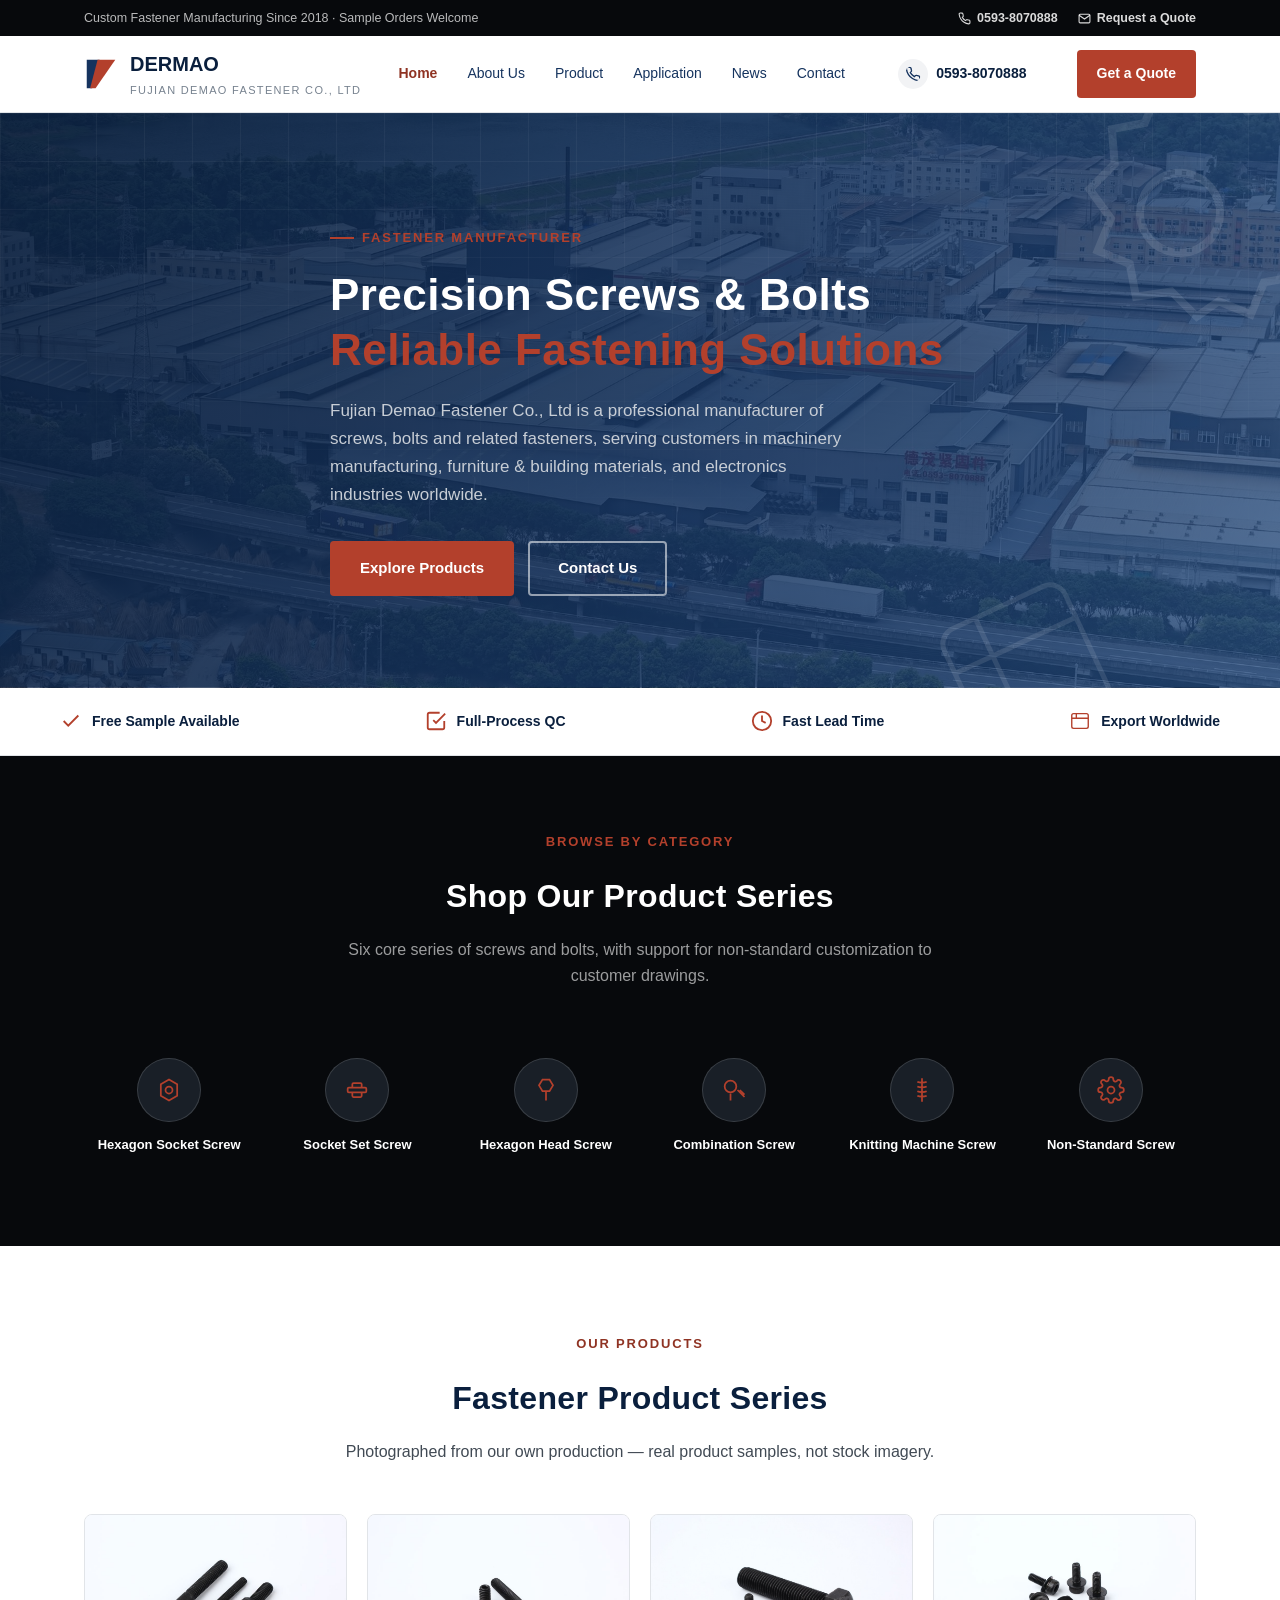
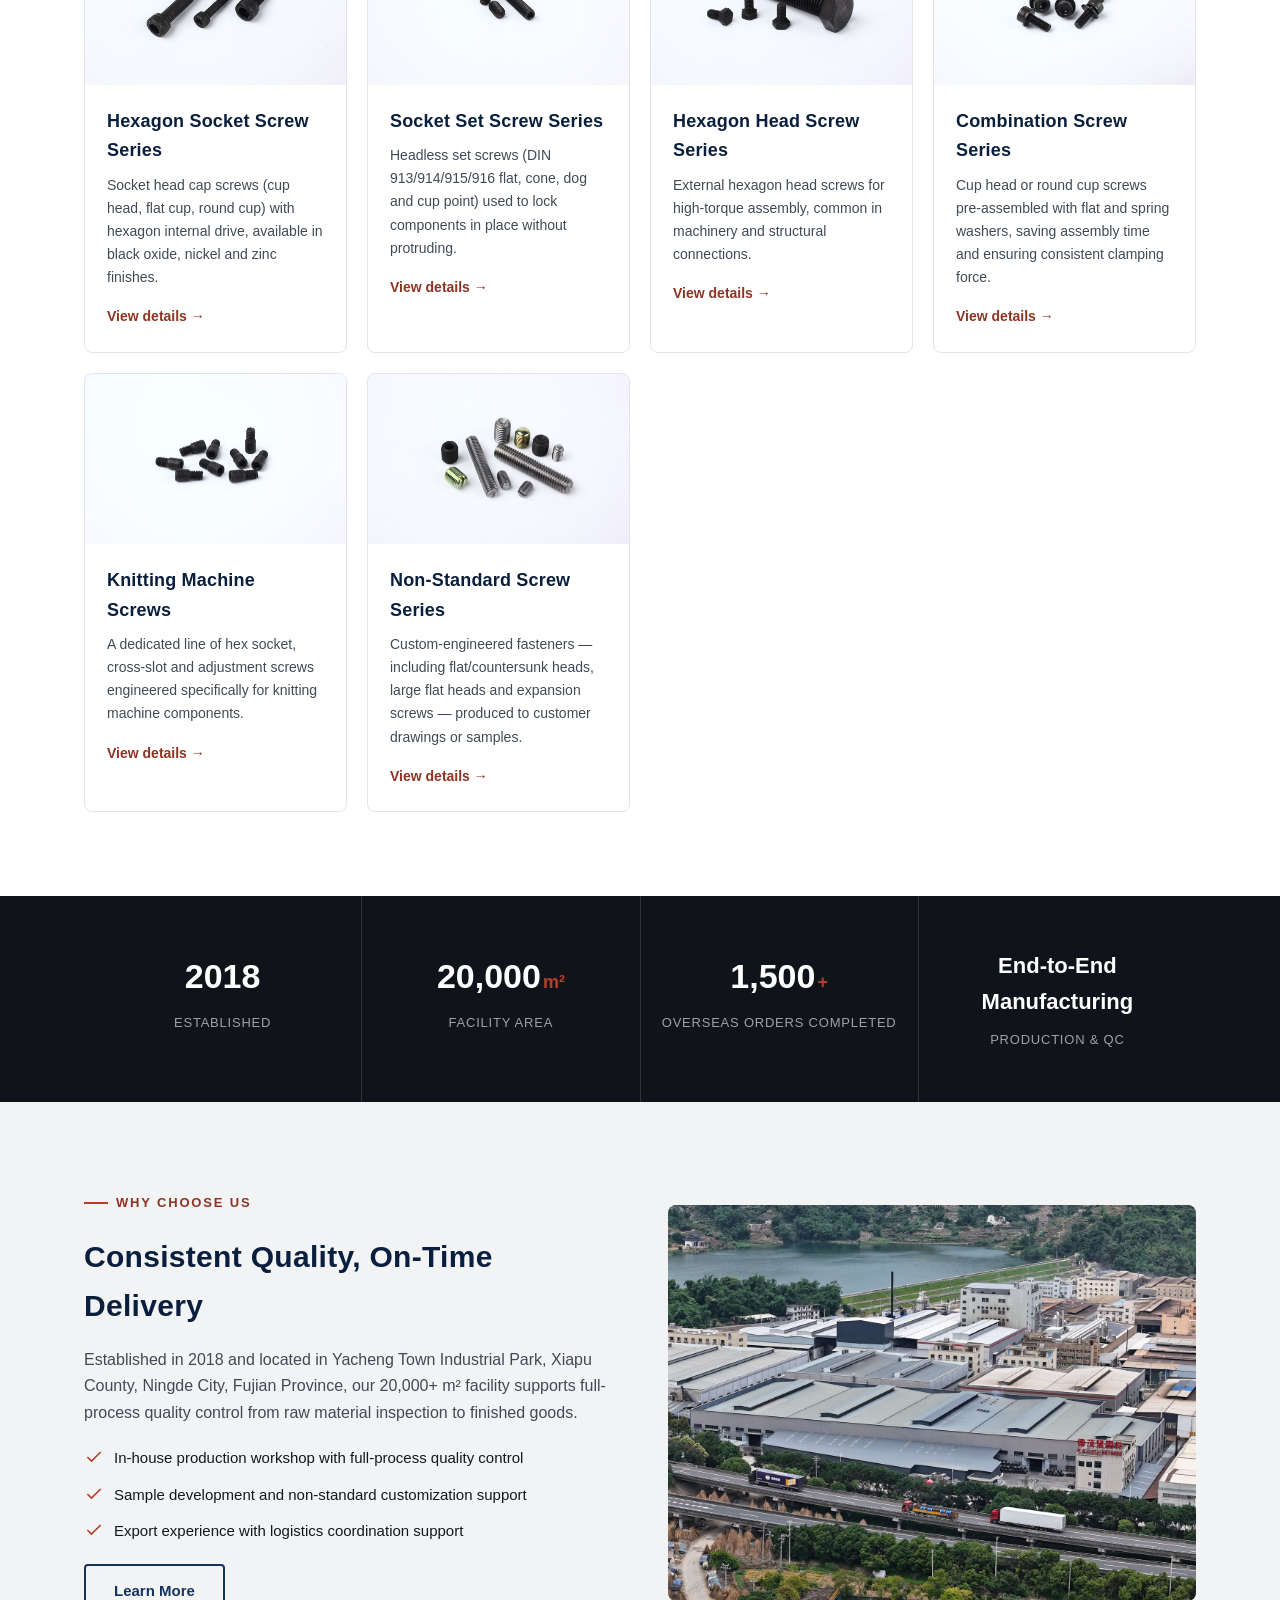
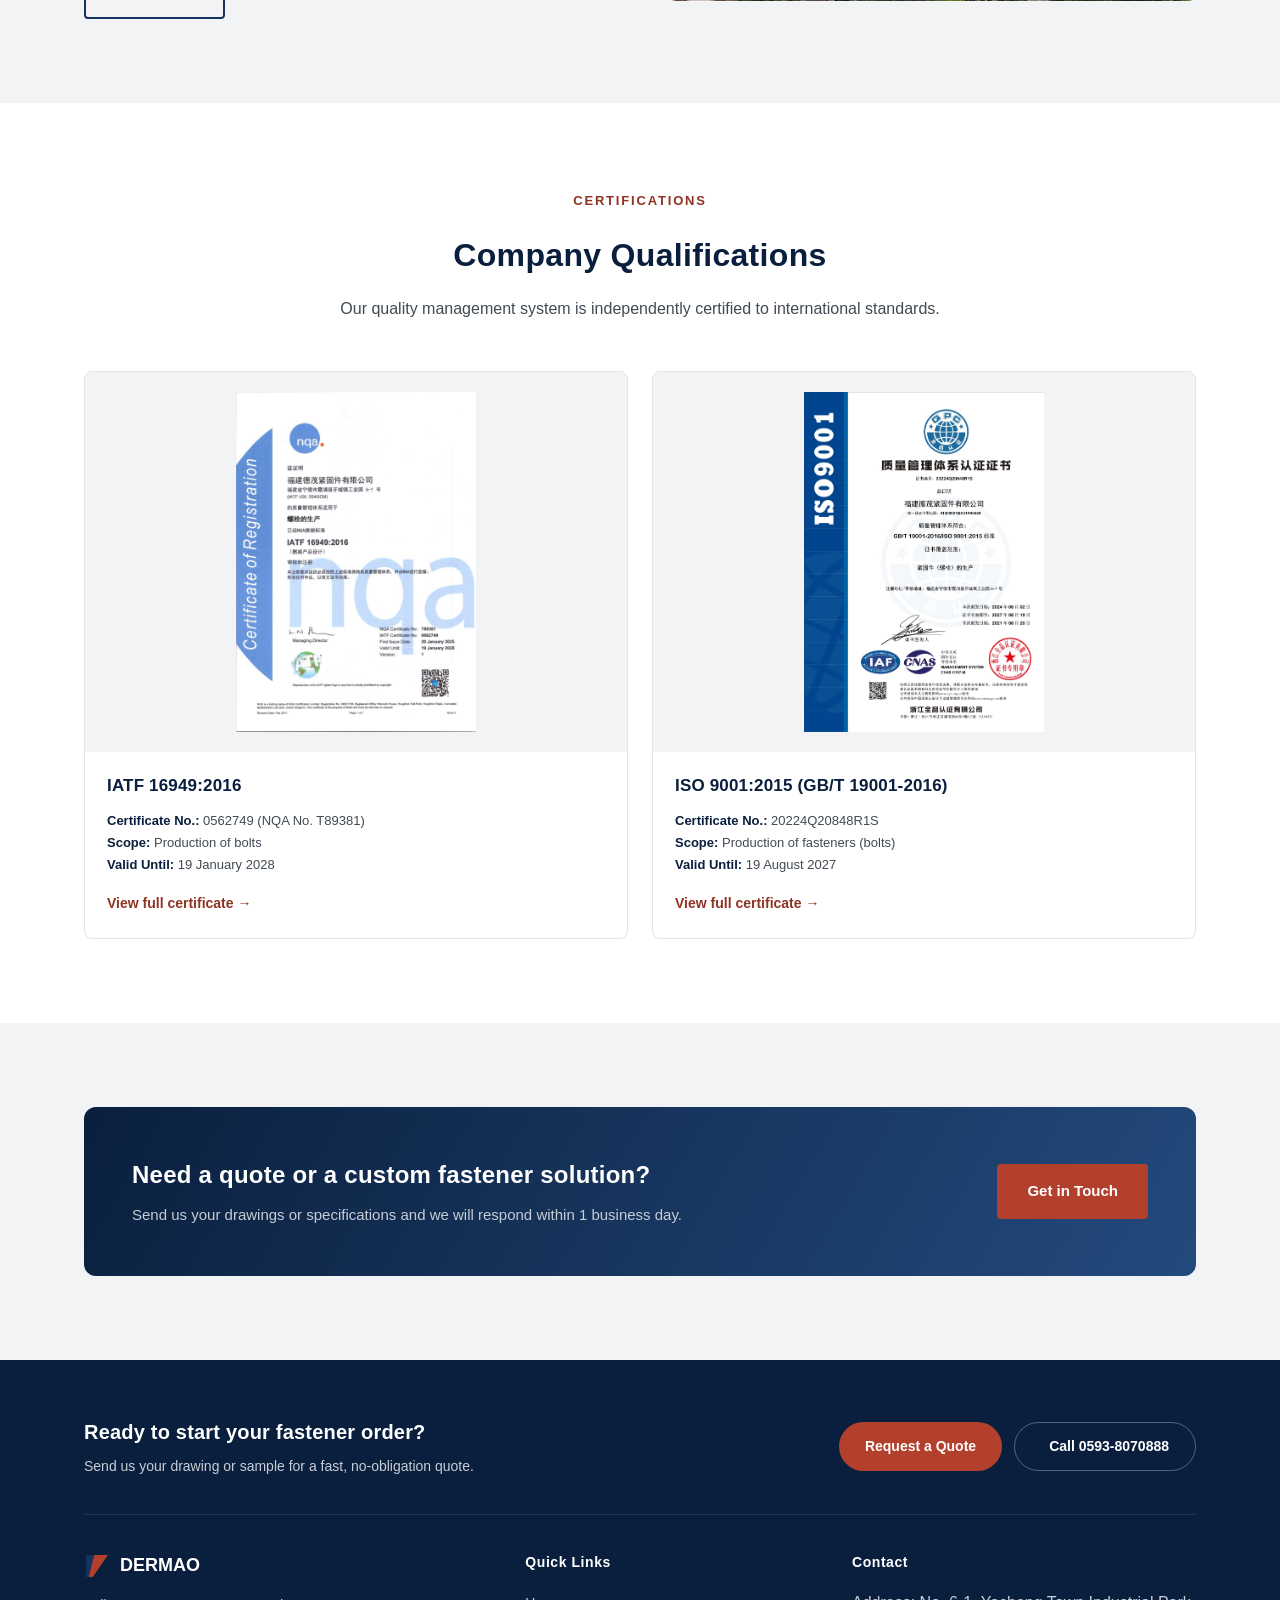
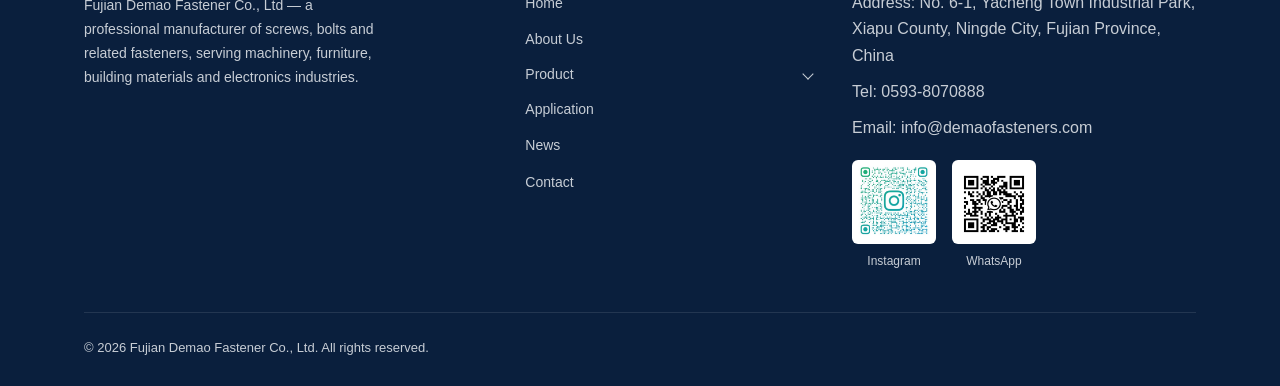
<file: index.html>
<!DOCTYPE html>
<html lang="en">
<head>
<meta charset="UTF-8" />
<meta name="viewport" content="width=device-width, initial-scale=1.0" />
<title>Fujian Demao Fastener Co., Ltd | Screws &amp; Bolts Manufacturer</title>
<meta name="description" content="Fujian Demao Fastener Co., Ltd manufactures screws, bolts and custom fasteners for machinery, furniture, and electronics industries." />
<link rel="icon" href="data:image/svg+xml,%3Csvg xmlns=%27http://www.w3.org/2000/svg%27 viewBox=%270 0 100 100%27%3E%3Cpolygon points=%278,8 46,8 24,92 8,92%27 fill=%27%2315335e%27/%3E%3Cpolygon points=%2740,8 92,8 34,92 18,92%27 fill=%27%23b3402c%27/%3E%3C/svg%3E" />
<link rel="stylesheet" href="css/style.css" />
</head>
<body>

<div class="topbar">
  <div class="container topbar-inner">
    <span class="topbar-msg">Custom Fastener Manufacturing Since 2018 &middot; Sample Orders Welcome</span>
    <div class="topbar-contact">
      <a href="tel:+865938070888"><svg viewBox="0 0 24 24" fill="none" stroke="currentColor" stroke-width="2"><path d="M22 16.9v3a2 2 0 01-2.2 2 19.8 19.8 0 01-8.6-3.1 19.5 19.5 0 01-6-6A19.8 19.8 0 012.1 4.2 2 2 0 014.1 2h3a2 2 0 012 1.7c.1.9.3 1.8.6 2.7a2 2 0 01-.4 2.1L8 9.9a16 16 0 006 6l1.4-1.3a2 2 0 012.1-.4c.9.3 1.8.5 2.7.6a2 2 0 011.8 2z"></path></svg> 0593-8070888</a>
      <a href="contact.html"><svg viewBox="0 0 24 24" fill="none" stroke="currentColor" stroke-width="2"><rect x="2" y="4" width="20" height="16" rx="2"></rect><path d="M22 6l-10 7L2 6"></path></svg> Request a Quote</a>
    </div>
  </div>
</div>
<header class="site-header">
  <div class="container nav">
    <a href="index.html" class="brand">
      <span class="brand-mark">
        <svg viewBox="0 0 100 100" aria-hidden="true">
          <polygon points="8,8 46,8 24,92 8,92" fill="#15335e"></polygon>
          <polygon points="40,8 92,8 34,92 18,92" fill="#b3402c"></polygon>
        </svg>
      </span>
      <span>
        DERMAO
        <span class="brand-text-en">Fujian Demao Fastener Co., Ltd</span>
      </span>
    </a>
    <nav class="nav-links">
      <a href="index.html" class="active">Home</a>
      <a href="about.html">About Us</a>
      <a href="products.html">Product</a>
      <a href="application.html">Application</a>
      <a href="news.html">News</a>
      <a href="contact.html">Contact</a>
    </nav>
    <a href="tel:+865938070888" class="nav-phone"><svg viewBox="0 0 24 24" fill="none" stroke="currentColor" stroke-width="2"><path d="M22 16.9v3a2 2 0 01-2.2 2 19.8 19.8 0 01-8.6-3.1 19.5 19.5 0 01-6-6A19.8 19.8 0 012.1 4.2 2 2 0 014.1 2h3a2 2 0 012 1.7c.1.9.3 1.8.6 2.7a2 2 0 01-.4 2.1L8 9.9a16 16 0 006 6l1.4-1.3a2 2 0 012.1-.4c.9.3 1.8.5 2.7.6a2 2 0 011.8 2z"></path></svg> 0593-8070888</a>
    <div class="nav-cta">
      <a href="contact.html" class="btn btn-primary">Get a Quote</a>
    </div>
    <button class="nav-toggle" aria-label="Open menu">
      <span></span><span></span><span></span>
    </button>
  </div>
</header>

<section class="hero hero-photo" style="background-image: linear-gradient(120deg, rgba(10,31,61,0.92) 0%, rgba(21,51,94,0.86) 55%, rgba(35,74,125,0.78) 100%), url('images/factory/aerial-overview.jpg')">
  <svg class="hero-bolt b1" viewBox="0 0 24 24" fill="none" stroke="white" stroke-width="0.6"><path d="M12 2l2.4 1.2 2.4-1L18 4.4l2.6.2-.2 2.6L22 9l-1.2 2.4 1 2.4-2.2 1.2-.2 2.6-2.6-.2L15.6 19l-2.4-1.2L10.8 19l-1.2-2.2-2.6-.2.2-2.6L5 12.4 6.2 10l-1-2.4L7.4 6.4l.2-2.6 2.6.2L11.4 2z"></path><circle cx="12" cy="12" r="3"></circle></svg>
  <svg class="hero-bolt b2" viewBox="0 0 24 24" fill="none" stroke="white" stroke-width="0.6"><rect x="4" y="4" width="16" height="16" rx="2"></rect><path d="M4 9h16M9 4v16"></path></svg>
  <div class="container hero-inner">
    <div class="eyebrow">Fastener Manufacturer</div>
    <h1>Precision Screws &amp; Bolts<br><span>Reliable Fastening Solutions</span></h1>
    <p class="hero-sub">
      Fujian Demao Fastener Co., Ltd is a professional manufacturer of screws, bolts and related fasteners,
      serving customers in machinery manufacturing, furniture &amp; building materials, and electronics industries worldwide.
    </p>
    <div class="hero-actions">
      <a href="products.html" class="btn btn-primary">Explore Products</a>
      <a href="contact.html" class="btn btn-outline">Contact Us</a>
    </div>
  </div>
</section>

<section class="trust-strip">
  <div class="container trust-strip-inner">
    <div class="trust-item"><svg viewBox="0 0 24 24" fill="none" stroke="currentColor" stroke-width="2"><path d="M20 6L9 17l-5-5"></path></svg><span>Free Sample Available</span></div>
    <div class="trust-item"><svg viewBox="0 0 24 24" fill="none" stroke="currentColor" stroke-width="2"><path d="M9 11l3 3L22 4"></path><path d="M21 12v7a2 2 0 01-2 2H5a2 2 0 01-2-2V5a2 2 0 012-2h11"></path></svg><span>Full-Process QC</span></div>
    <div class="trust-item"><svg viewBox="0 0 24 24" fill="none" stroke="currentColor" stroke-width="2"><circle cx="12" cy="12" r="10"></circle><path d="M12 6v6l4 2"></path></svg><span>Fast Lead Time</span></div>
    <div class="trust-item"><svg viewBox="0 0 24 24" fill="none" stroke="currentColor" stroke-width="1.5"><rect x="3" y="4" width="18" height="16" rx="2"></rect><path d="M3 9h18M8 4v5"></path></svg><span>Export Worldwide</span></div>
  </div>
</section>

<section class="category-band">
  <div class="container">
    <div class="section-head section-head--dark">
      <div class="eyebrow" style="color:var(--accent-500)">Browse By Category</div>
      <h2>Shop Our Product Series</h2>
      <p>Six core series of screws and bolts, with support for non-standard customization to customer drawings.</p>
    </div>
    <div class="cat-badge-row">
      <a class="cat-badge" href="products.html">
        <span class="cat-badge-icon"><svg viewBox="0 0 24 24" fill="none" stroke="currentColor" stroke-width="1.5"><path d="M12 3l7 4v10l-7 4-7-4V7z"></path><circle cx="12" cy="12" r="3"></circle></svg></span>
        <span class="cat-badge-label">Hexagon Socket Screw</span>
      </a>
      <a class="cat-badge" href="products.html">
        <span class="cat-badge-icon"><svg viewBox="0 0 24 24" fill="none" stroke="currentColor" stroke-width="1.5"><rect x="4" y="10" width="16" height="4" rx="1"></rect><path d="M8 10V7a1 1 0 011-1h6a1 1 0 011 1v3M8 14v3a1 1 0 001 1h6a1 1 0 001-1v-3"></path></svg></span>
        <span class="cat-badge-label">Socket Set Screw</span>
      </a>
      <a class="cat-badge" href="products.html">
        <span class="cat-badge-icon"><svg viewBox="0 0 24 24" fill="none" stroke="currentColor" stroke-width="1.5"><path d="M9 3h6l3 5-3 5H9L6 8z"></path><path d="M12 13v8"></path></svg></span>
        <span class="cat-badge-label">Hexagon Head Screw</span>
      </a>
      <a class="cat-badge" href="products.html">
        <span class="cat-badge-icon"><svg viewBox="0 0 24 24" fill="none" stroke="currentColor" stroke-width="1.5"><circle cx="9" cy="9" r="5"></circle><path d="M9 15v6M15 12l6 6M17 12l4 4"></path></svg></span>
        <span class="cat-badge-label">Combination Screw</span>
      </a>
      <a class="cat-badge" href="products.html">
        <span class="cat-badge-icon"><svg viewBox="0 0 24 24" fill="none" stroke="currentColor" stroke-width="1.5"><path d="M12 2v20M8 5c2 1 6 1 8 0M8 9c2 1 6 1 8 0M8 13c2 1 6 1 8 0M8 17c2 1 6 1 8 0"></path></svg></span>
        <span class="cat-badge-label">Knitting Machine Screw</span>
      </a>
      <a class="cat-badge" href="products.html">
        <span class="cat-badge-icon"><svg viewBox="0 0 24 24" fill="none" stroke="currentColor" stroke-width="1.5"><circle cx="12" cy="12" r="3"></circle><path d="M19.4 15a1.7 1.7 0 00.3 1.9l.1.1a2 2 0 11-2.8 2.8l-.1-.1a1.7 1.7 0 00-1.9-.3 1.7 1.7 0 00-1 1.5V21a2 2 0 11-4 0v-.1a1.7 1.7 0 00-1-1.6 1.7 1.7 0 00-1.9.3l-.1.1a2 2 0 11-2.8-2.8l.1-.1a1.7 1.7 0 00.3-1.9 1.7 1.7 0 00-1.5-1H3a2 2 0 110-4h.1a1.7 1.7 0 001.5-1 1.7 1.7 0 00-.3-1.9l-.1-.1a2 2 0 112.8-2.8l.1.1a1.7 1.7 0 001.9.3H9a1.7 1.7 0 001-1.5V3a2 2 0 114 0v.1a1.7 1.7 0 001 1.5 1.7 1.7 0 001.9-.3l.1-.1a2 2 0 112.8 2.8l-.1.1a1.7 1.7 0 00-.3 1.9V9a1.7 1.7 0 001.5 1H21a2 2 0 110 4h-.1a1.7 1.7 0 00-1.5 1z"></path></svg></span>
        <span class="cat-badge-label">Non-Standard Screw</span>
      </a>
    </div>
  </div>
</section>

<section class="section">
  <div class="container">
    <div class="section-head">
      <div class="eyebrow">Our Products</div>
      <h2>Fastener Product Series</h2>
      <p>Photographed from our own production &mdash; real product samples, not stock imagery.</p>
    </div>
    <div class="grid-4">
      <div class="product-card">
        <div class="product-thumb">
          <img src="images/products/hexagon-socket-screw.jpg" alt="Hexagon Socket Screw Series" loading="lazy" />
        </div>
        <div class="product-body">
          <h3>Hexagon Socket Screw Series</h3>
          <p>Socket head cap screws (cup head, flat cup, round cup) with hexagon internal drive, available in black oxide, nickel and zinc finishes.</p>
          <a href="products.html" class="product-link">View details &rarr;</a>
        </div>
      </div>
      <div class="product-card">
        <div class="product-thumb">
          <img src="images/products/socket-set-screw.jpg" alt="Socket Set Screw Series" loading="lazy" />
        </div>
        <div class="product-body">
          <h3>Socket Set Screw Series</h3>
          <p>Headless set screws (DIN 913/914/915/916 flat, cone, dog and cup point) used to lock components in place without protruding.</p>
          <a href="products.html" class="product-link">View details &rarr;</a>
        </div>
      </div>
      <div class="product-card">
        <div class="product-thumb">
          <img src="images/products/hexagon-head-screw.jpg" alt="Hexagon Head Screw Series" loading="lazy" />
        </div>
        <div class="product-body">
          <h3>Hexagon Head Screw Series</h3>
          <p>External hexagon head screws for high-torque assembly, common in machinery and structural connections.</p>
          <a href="products.html" class="product-link">View details &rarr;</a>
        </div>
      </div>
      <div class="product-card">
        <div class="product-thumb">
          <img src="images/products/combination-screw.jpg" alt="Combination Screw Series" loading="lazy" />
        </div>
        <div class="product-body">
          <h3>Combination Screw Series</h3>
          <p>Cup head or round cup screws pre-assembled with flat and spring washers, saving assembly time and ensuring consistent clamping force.</p>
          <a href="products.html" class="product-link">View details &rarr;</a>
        </div>
      </div>
      <div class="product-card">
        <div class="product-thumb">
          <img src="images/products/knitted-screw.jpg" alt="Knitting Machine Screws" loading="lazy" />
        </div>
        <div class="product-body">
          <h3>Knitting Machine Screws</h3>
          <p>A dedicated line of hex socket, cross-slot and adjustment screws engineered specifically for knitting machine components.</p>
          <a href="products.html" class="product-link">View details &rarr;</a>
        </div>
      </div>
      <div class="product-card">
        <div class="product-thumb">
          <img src="images/products/non-standard-screw.jpg" alt="Non-Standard Screw Series" loading="lazy" />
        </div>
        <div class="product-body">
          <h3>Non-Standard Screw Series</h3>
          <p>Custom-engineered fasteners &mdash; including flat/countersunk heads, large flat heads and expansion screws &mdash; produced to customer drawings or samples.</p>
          <a href="products.html" class="product-link">View details &rarr;</a>
        </div>
      </div>
    </div>
  </div>
</section>

<section class="stat-band">
  <div class="container stat-band-row">
    <div class="stat-band-item">
      <div class="num">2018</div>
      <div class="label">Established</div>
    </div>
    <div class="stat-band-item">
      <div class="num">20,000<span class="unit">m&sup2;</span></div>
      <div class="label">Facility Area</div>
    </div>
    <div class="stat-band-item">
      <div class="num">1,500<span class="unit">+</span></div>
      <div class="label">Overseas Orders Completed</div>
    </div>
    <div class="stat-band-item">
      <div class="num num-sm">End-to-End Manufacturing</div>
      <div class="label">Production &amp; QC</div>
    </div>
  </div>
</section>

<section class="section section-alt">
  <div class="container">
    <div class="split">
      <div>
        <div class="eyebrow" style="color:#8f3323">Why Choose Us</div>
        <h2>Consistent Quality, On-Time Delivery</h2>
        <p>
          Established in 2018 and located in Yacheng Town Industrial Park, Xiapu County, Ningde City, Fujian Province,
          our 20,000+ m&sup2; facility supports full-process quality control from raw material inspection to finished goods.
        </p>
        <ul class="checklist">
          <li><svg viewBox="0 0 24 24" fill="none" stroke="currentColor" stroke-width="2"><path d="M20 6L9 17l-5-5"></path></svg> In-house production workshop with full-process quality control</li>
          <li><svg viewBox="0 0 24 24" fill="none" stroke="currentColor" stroke-width="2"><path d="M20 6L9 17l-5-5"></path></svg> Sample development and non-standard customization support</li>
          <li><svg viewBox="0 0 24 24" fill="none" stroke="currentColor" stroke-width="2"><path d="M20 6L9 17l-5-5"></path></svg> Export experience with logistics coordination support</li>
        </ul>
        <a href="about.html" class="btn btn-outline-navy" style="margin-top:8px">Learn More</a>
      </div>
      <div class="split-media">
        <img src="images/factory/aerial-overview.jpg" alt="Aerial view of the Fujian Demao Fastener factory complex" loading="lazy" />
      </div>
    </div>
  </div>
</section>

<section class="section">
  <div class="container">
    <div class="section-head">
      <div class="eyebrow">Certifications</div>
      <h2>Company Qualifications</h2>
      <p>Our quality management system is independently certified to international standards.</p>
    </div>
    <div class="cert-gallery">
      <div class="cert-card">
        <a class="cert-card-media" href="images/certificates/iatf-16949-2025.jpg" target="_blank" rel="noopener">
          <img src="images/certificates/iatf-16949-2025.jpg" alt="IATF 16949:2016 Certificate - Fujian Demao Fasteners Co., Ltd." loading="lazy">
        </a>
        <div class="cert-card-body">
          <h3>IATF 16949:2016</h3>
          <ul class="cert-meta">
            <li><strong>Certificate No.:</strong> 0562749 (NQA No. T89381)</li>
            <li><strong>Scope:</strong> Production of bolts</li>
            <li><strong>Valid Until:</strong> 19 January 2028</li>
          </ul>
          <a class="cert-view-link" href="images/certificates/iatf-16949-2025.jpg" target="_blank" rel="noopener">View full certificate &rarr;</a>
        </div>
      </div>
      <div class="cert-card">
        <a class="cert-card-media" href="images/certificates/iso-9001-2024.jpg" target="_blank" rel="noopener">
          <img src="images/certificates/iso-9001-2024.jpg" alt="ISO 9001:2015 Quality Management System Certificate - Fujian Demao Fasteners Co., Ltd." loading="lazy">
        </a>
        <div class="cert-card-body">
          <h3>ISO 9001:2015 (GB/T 19001-2016)</h3>
          <ul class="cert-meta">
            <li><strong>Certificate No.:</strong> 20224Q20848R1S</li>
            <li><strong>Scope:</strong> Production of fasteners (bolts)</li>
            <li><strong>Valid Until:</strong> 19 August 2027</li>
          </ul>
          <a class="cert-view-link" href="images/certificates/iso-9001-2024.jpg" target="_blank" rel="noopener">View full certificate &rarr;</a>
        </div>
      </div>
    </div>
  </div>
</section>

<section class="section section-alt">
  <div class="container">
    <div class="cta-band">
      <div>
        <h3>Need a quote or a custom fastener solution?</h3>
        <p>Send us your drawings or specifications and we will respond within 1 business day.</p>
      </div>
      <a href="contact.html" class="btn btn-primary">Get in Touch</a>
    </div>
  </div>
</section>

<footer class="site-footer">
  <div class="container">
    <div class="footer-cta-row">
      <div>
        <h3>Ready to start your fastener order?</h3>
        <p>Send us your drawing or sample for a fast, no-obligation quote.</p>
      </div>
      <div class="footer-cta-buttons">
        <a href="contact.html" class="btn-pill btn-pill-accent">Request a Quote</a>
        <a href="tel:+865938070888" class="btn-pill btn-pill-outline"><svg viewBox="0 0 24 24" fill="none" stroke="currentColor" stroke-width="2"><path d="M22 16.9v3a2 2 0 01-2.2 2 19.8 19.8 0 01-8.6-3.1 19.5 19.5 0 01-6-6A19.8 19.8 0 012.1 4.2 2 2 0 014.1 2h3a2 2 0 012 1.7c.1.9.3 1.8.6 2.7a2 2 0 01-.4 2.1L8 9.9a16 16 0 006 6l1.4-1.3a2 2 0 012.1-.4c.9.3 1.8.5 2.7.6a2 2 0 011.8 2z"></path></svg> Call 0593-8070888</a>
      </div>
    </div>
    <div class="footer-grid">
      <div>
        <div class="footer-brand">
          <span class="brand-mark"><svg viewBox="0 0 100 100" aria-hidden="true">
          <polygon points="8,8 46,8 24,92 8,92" fill="#15335e"></polygon>
          <polygon points="40,8 92,8 34,92 18,92" fill="#b3402c"></polygon>
        </svg></span>
          DERMAO
        </div>
        <p class="footer-desc">Fujian Demao Fastener Co., Ltd — a professional manufacturer of screws, bolts and related fasteners, serving machinery, furniture, building materials and electronics industries.</p>
      </div>
      <div class="footer-col">
        <h4>Quick Links</h4>
        <ul>
          <li><a href="index.html">Home</a></li>
          <li><a href="about.html">About Us</a></li>
          <li>
            <details class="footer-dropdown">
              <summary>Product</summary>
              <ul class="footer-submenu">
                <li><a href="products.html">All Products</a></li>
                <li><a href="products.html">Hexagon Socket Screw</a></li>
                <li><a href="products.html">Socket Set Screw</a></li>
                <li><a href="products.html">Hexagon Head Screw</a></li>
                <li><a href="products.html">Combination Screw</a></li>
                <li><a href="products.html">Knitted Screw</a></li>
                <li><a href="products.html">Non-Standard Screw</a></li>
              </ul>
            </details>
          </li>
          <li><a href="application.html">Application</a></li>
          <li><a href="news.html">News</a></li>
          <li><a href="contact.html">Contact</a></li>
        </ul>
      </div>
      <div class="footer-col">
        <h4>Contact</h4>
        <ul>
          <li>Address: No. 6-1, Yacheng Town Industrial Park, Xiapu County, Ningde City, Fujian Province, China</li>
          <li>Tel: 0593-8070888</li>
          <li>Email: info@demaofasteners.com</li>
        </ul>
        <div class="footer-qr-row">
          <div class="footer-qr-item">
            <img src="images/contact/qr-instagram.jpg" alt="Instagram QR code" loading="lazy" />
            <span>Instagram</span>
          </div>
          <div class="footer-qr-item">
            <img src="images/contact/qr-whatsapp.jpg" alt="WhatsApp QR code" loading="lazy" />
            <span>WhatsApp</span>
          </div>
        </div>
      </div>
    </div>
    <div class="footer-bottom">
      <span>&copy; <span id="year">2026</span> Fujian Demao Fastener Co., Ltd. All rights reserved.</span>
    </div>
  </div>
</footer>

<script src="js/main.js"></script>
</body>
</html>
</file>
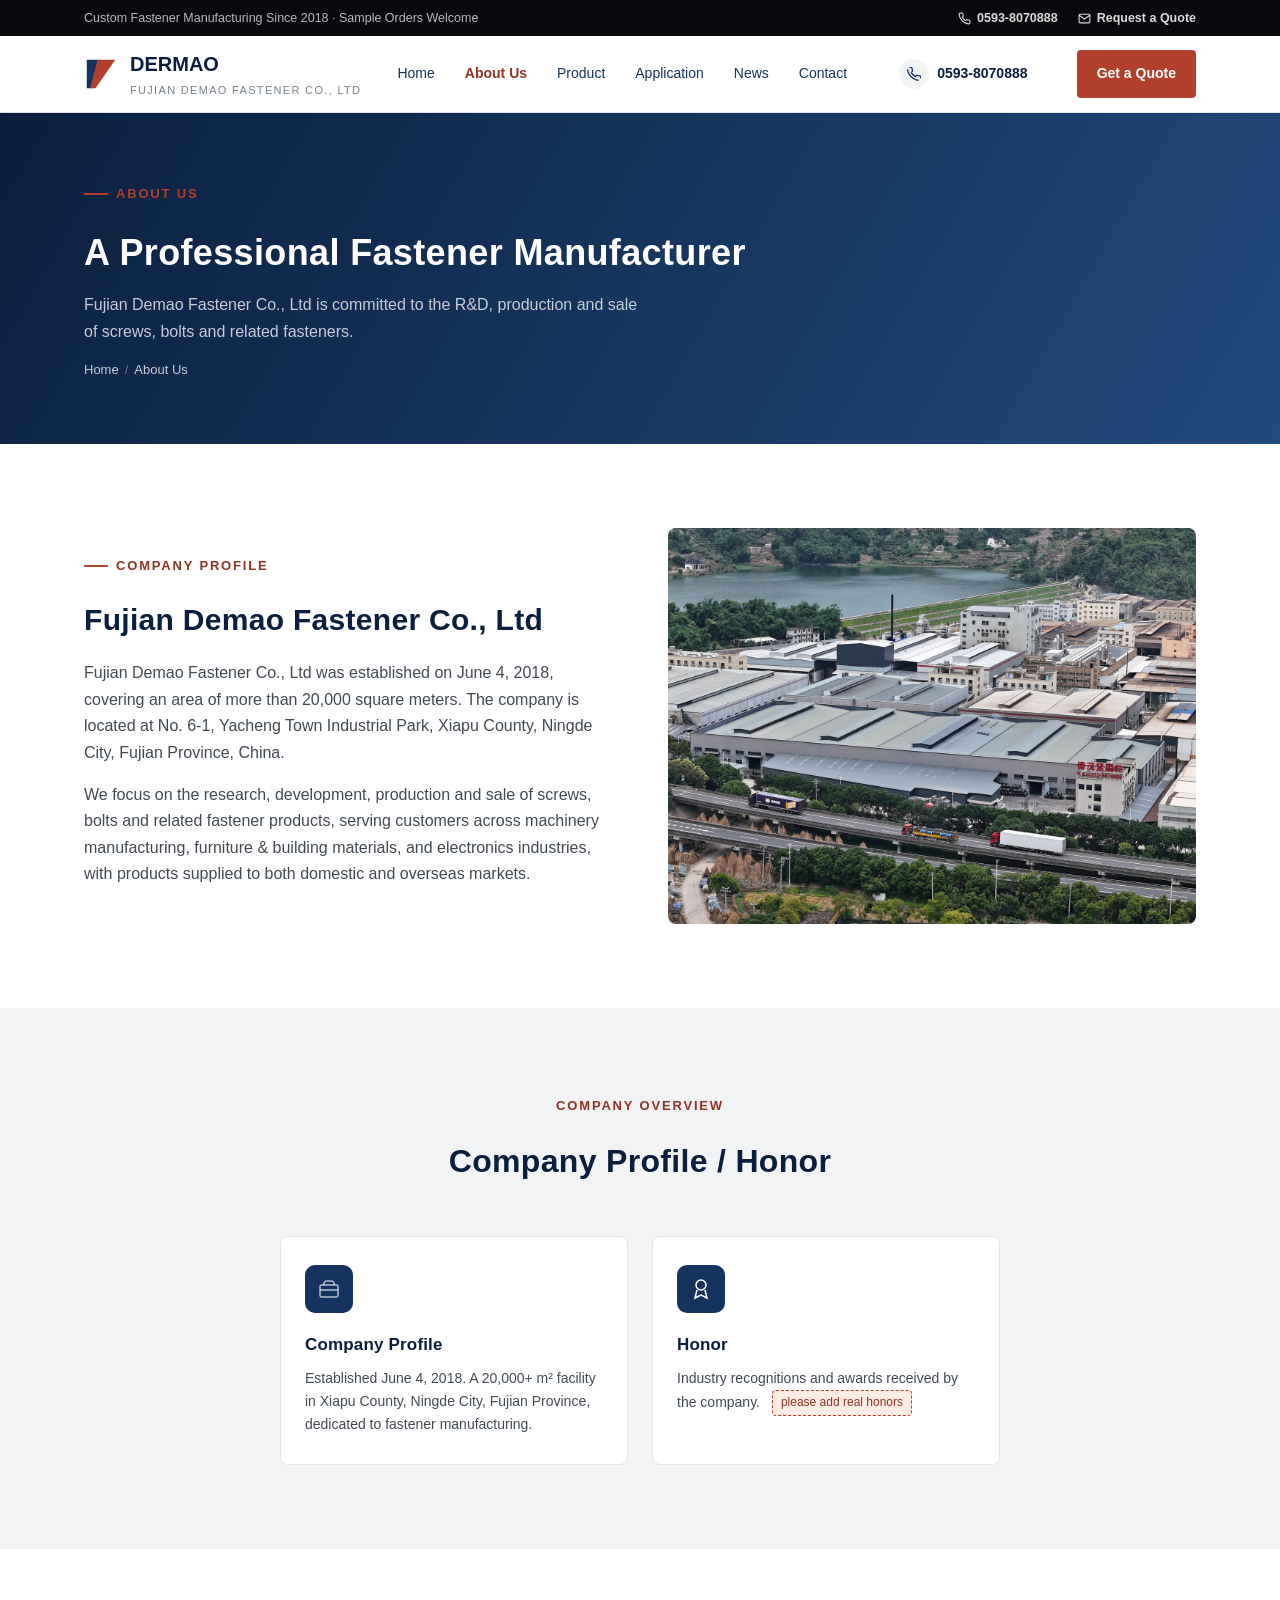
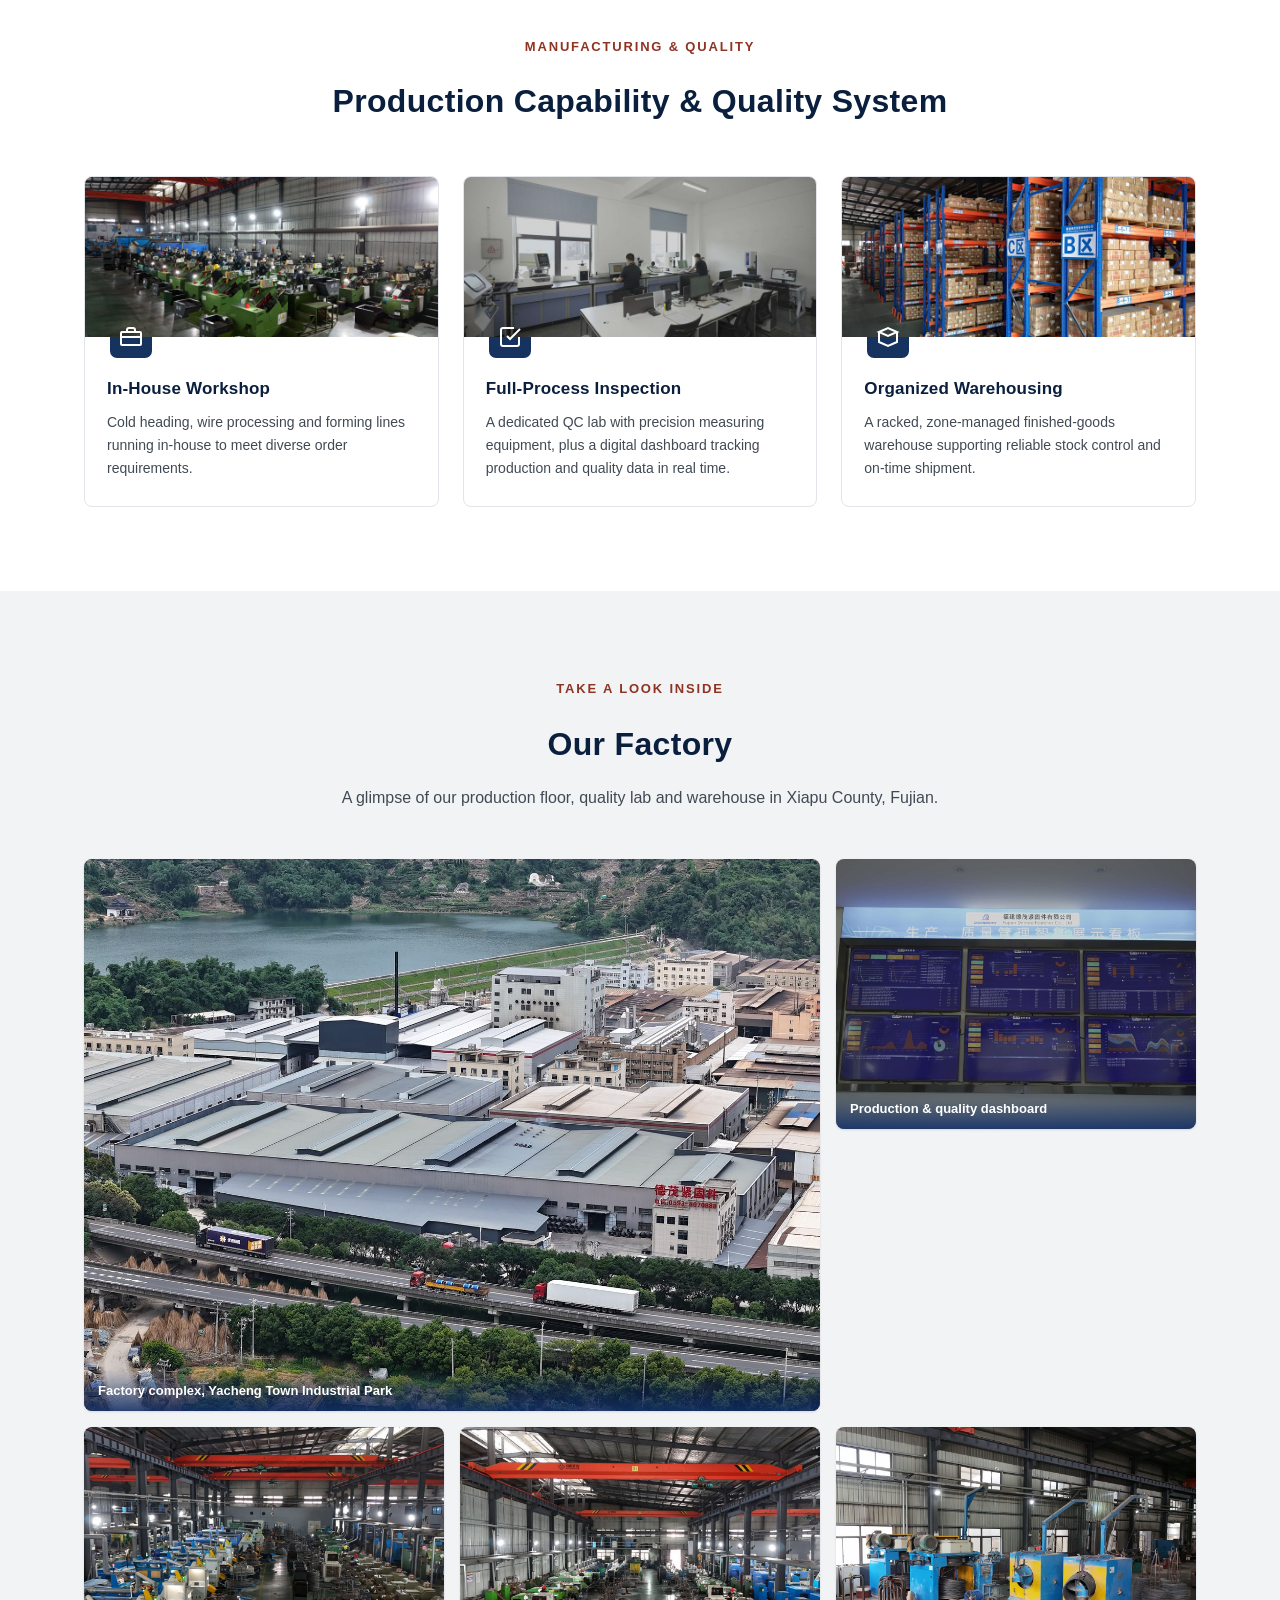
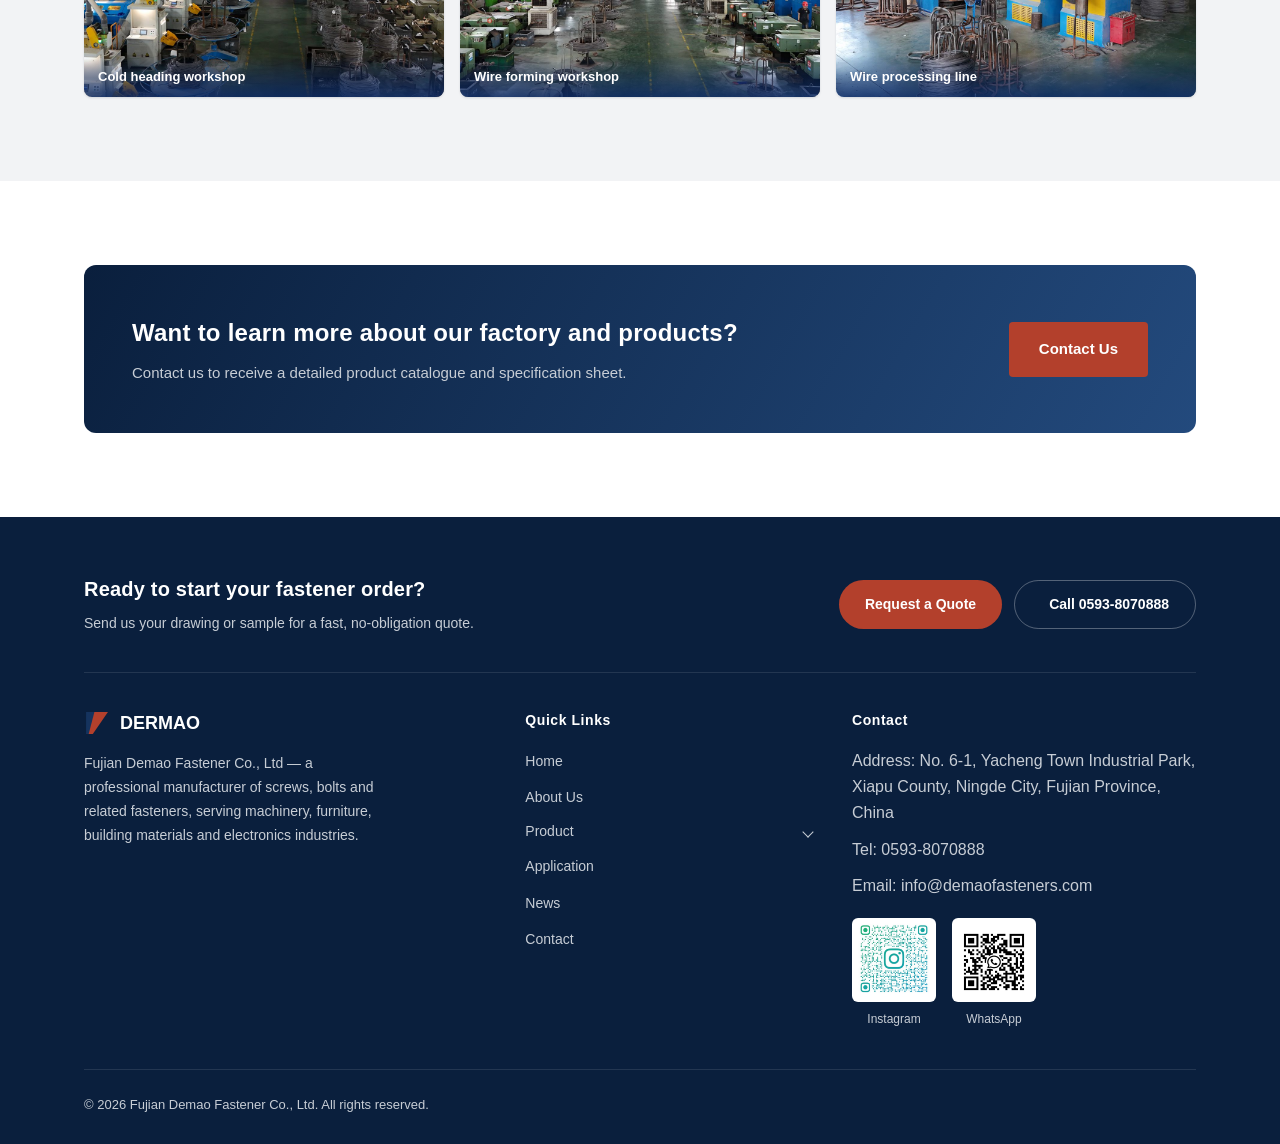
<file: about.html>
<!DOCTYPE html>
<html lang="en">
<head>
<meta charset="UTF-8" />
<meta name="viewport" content="width=device-width, initial-scale=1.0" />
<title>About Us | Fujian Demao Fastener Co., Ltd</title>
<meta name="description" content="Learn about Fujian Demao Fastener Co., Ltd — established 2018, located in Xiapu County, Ningde City, Fujian Province." />
<link rel="icon" href="data:image/svg+xml,%3Csvg xmlns=%27http://www.w3.org/2000/svg%27 viewBox=%270 0 100 100%27%3E%3Cpolygon points=%278,8 46,8 24,92 8,92%27 fill=%27%2315335e%27/%3E%3Cpolygon points=%2740,8 92,8 34,92 18,92%27 fill=%27%23b3402c%27/%3E%3C/svg%3E" />
<link rel="stylesheet" href="css/style.css" />
</head>
<body>

<div class="topbar">
  <div class="container topbar-inner">
    <span class="topbar-msg">Custom Fastener Manufacturing Since 2018 &middot; Sample Orders Welcome</span>
    <div class="topbar-contact">
      <a href="tel:+865938070888"><svg viewBox="0 0 24 24" fill="none" stroke="currentColor" stroke-width="2"><path d="M22 16.9v3a2 2 0 01-2.2 2 19.8 19.8 0 01-8.6-3.1 19.5 19.5 0 01-6-6A19.8 19.8 0 012.1 4.2 2 2 0 014.1 2h3a2 2 0 012 1.7c.1.9.3 1.8.6 2.7a2 2 0 01-.4 2.1L8 9.9a16 16 0 006 6l1.4-1.3a2 2 0 012.1-.4c.9.3 1.8.5 2.7.6a2 2 0 011.8 2z"></path></svg> 0593-8070888</a>
      <a href="contact.html"><svg viewBox="0 0 24 24" fill="none" stroke="currentColor" stroke-width="2"><rect x="2" y="4" width="20" height="16" rx="2"></rect><path d="M22 6l-10 7L2 6"></path></svg> Request a Quote</a>
    </div>
  </div>
</div>
<header class="site-header">
  <div class="container nav">
    <a href="index.html" class="brand">
      <span class="brand-mark">
        <svg viewBox="0 0 100 100" aria-hidden="true">
          <polygon points="8,8 46,8 24,92 8,92" fill="#15335e"></polygon>
          <polygon points="40,8 92,8 34,92 18,92" fill="#b3402c"></polygon>
        </svg>
      </span>
      <span>
        DERMAO
        <span class="brand-text-en">Fujian Demao Fastener Co., Ltd</span>
      </span>
    </a>
    <nav class="nav-links">
      <a href="index.html">Home</a>
      <a href="about.html" class="active">About Us</a>
      <a href="products.html">Product</a>
      <a href="application.html">Application</a>
      <a href="news.html">News</a>
      <a href="contact.html">Contact</a>
    </nav>
    <a href="tel:+865938070888" class="nav-phone"><svg viewBox="0 0 24 24" fill="none" stroke="currentColor" stroke-width="2"><path d="M22 16.9v3a2 2 0 01-2.2 2 19.8 19.8 0 01-8.6-3.1 19.5 19.5 0 01-6-6A19.8 19.8 0 012.1 4.2 2 2 0 014.1 2h3a2 2 0 012 1.7c.1.9.3 1.8.6 2.7a2 2 0 01-.4 2.1L8 9.9a16 16 0 006 6l1.4-1.3a2 2 0 012.1-.4c.9.3 1.8.5 2.7.6a2 2 0 011.8 2z"></path></svg> 0593-8070888</a>
    <div class="nav-cta">
      <a href="contact.html" class="btn btn-primary">Get a Quote</a>
    </div>
    <button class="nav-toggle" aria-label="Open menu">
      <span></span><span></span><span></span>
    </button>
  </div>
</header>

<section class="page-hero">
  <div class="container">
    <div class="eyebrow">About Us</div>
    <h1>A Professional Fastener Manufacturer</h1>
    <p>Fujian Demao Fastener Co., Ltd is committed to the R&amp;D, production and sale of screws, bolts and related fasteners.</p>
    <div class="breadcrumb">
      <a href="index.html">Home</a><span class="sep">/</span>About Us
    </div>
  </div>
</section>

<section class="section">
  <div class="container">
    <div class="split">
      <div>
        <div class="eyebrow" style="color:#8f3323">Company Profile</div>
        <h2>Fujian Demao Fastener Co., Ltd</h2>
        <p>
          Fujian Demao Fastener Co., Ltd was established on June 4, 2018, covering an area of more than 20,000 square meters.
          The company is located at No. 6-1, Yacheng Town Industrial Park, Xiapu County, Ningde City, Fujian Province, China.
        </p>
        <p style="margin-top:14px">
          We focus on the research, development, production and sale of screws, bolts and related fastener products,
          serving customers across machinery manufacturing, furniture &amp; building materials, and electronics industries,
          with products supplied to both domestic and overseas markets.
        </p>
      </div>
      <div class="split-media">
        <img src="images/factory/aerial-overview.jpg" alt="Aerial view of the Fujian Demao Fastener factory complex" loading="lazy" />
      </div>
    </div>
  </div>
</section>

<section class="section section-alt">
  <div class="container">
    <div class="section-head">
      <div class="eyebrow">Company Overview</div>
      <h2>Company Profile / Honor</h2>
    </div>
    <div class="grid-2">
      <div class="feature-card">
        <div class="feature-icon"><svg viewBox="0 0 24 24" fill="none" stroke="white" stroke-width="1"><rect x="3" y="8" width="18" height="12" rx="1"></rect><path d="M7 8V6a2 2 0 012-2h6a2 2 0 012 2v2M3 13h18"></path></svg></div>
        <h3>Company Profile</h3>
        <p>Established June 4, 2018. A 20,000+ m&sup2; facility in Xiapu County, Ningde City, Fujian Province, dedicated to fastener manufacturing.</p>
      </div>
      <div class="feature-card">
        <div class="feature-icon"><svg viewBox="0 0 24 24" fill="none" stroke="white" stroke-width="1.5"><circle cx="12" cy="8" r="5"></circle><path d="M8 13l-2 8 6-3 6 3-2-8"></path></svg></div>
        <h3>Honor</h3>
        <p>Industry recognitions and awards received by the company. <span class="placeholder-note">please add real honors</span></p>
      </div>
    </div>
  </div>
</section>

<section class="section">
  <div class="container">
    <div class="section-head">
      <div class="eyebrow">Manufacturing &amp; Quality</div>
      <h2>Production Capability &amp; Quality System</h2>
    </div>
    <div class="grid-3">
      <div class="feature-card photo-card">
        <div class="feature-photo"><img src="images/factory/cold-heading-line.jpg" alt="In-house cold heading production line" loading="lazy" /></div>
        <div class="feature-card-body">
          <div class="feature-icon"><svg viewBox="0 0 24 24" fill="none" stroke="white" stroke-width="2"><rect x="2" y="7" width="20" height="13" rx="1"></rect><path d="M8 7V5a2 2 0 012-2h4a2 2 0 012 2v2M2 12h20"></path></svg></div>
          <h3>In-House Workshop</h3>
          <p>Cold heading, wire processing and forming lines running in-house to meet diverse order requirements.</p>
        </div>
      </div>
      <div class="feature-card photo-card">
        <div class="feature-photo"><img src="images/factory/qc-lab.jpg" alt="Quality inspection laboratory" loading="lazy" /></div>
        <div class="feature-card-body">
          <div class="feature-icon"><svg viewBox="0 0 24 24" fill="none" stroke="white" stroke-width="2"><path d="M9 11l3 3L22 4"></path><path d="M21 12v7a2 2 0 01-2 2H5a2 2 0 01-2-2V5a2 2 0 012-2h11"></path></svg></div>
          <h3>Full-Process Inspection</h3>
          <p>A dedicated QC lab with precision measuring equipment, plus a digital dashboard tracking production and quality data in real time.</p>
        </div>
      </div>
      <div class="feature-card photo-card">
        <div class="feature-photo"><img src="images/factory/warehouse.jpg" alt="Finished goods warehouse" loading="lazy" /></div>
        <div class="feature-card-body">
          <div class="feature-icon"><svg viewBox="0 0 24 24" fill="none" stroke="white" stroke-width="2"><path d="M3 7l9-4 9 4-9 4-9-4z"></path><path d="M3 7v10l9 4 9-4V7"></path></svg></div>
          <h3>Organized Warehousing</h3>
          <p>A racked, zone-managed finished-goods warehouse supporting reliable stock control and on-time shipment.</p>
        </div>
      </div>
    </div>
  </div>
</section>

<section class="section section-alt">
  <div class="container">
    <div class="section-head">
      <div class="eyebrow">Take a Look Inside</div>
      <h2>Our Factory</h2>
      <p>A glimpse of our production floor, quality lab and warehouse in Xiapu County, Fujian.</p>
    </div>
    <div class="gallery-grid">
      <div class="gallery-item wide">
        <img src="images/factory/aerial-overview.jpg" alt="Aerial view of the Fujian Demao Fastener factory complex" loading="lazy" />
        <div class="gallery-caption">Factory complex, Yacheng Town Industrial Park</div>
      </div>
      <div class="gallery-item">
        <img src="images/factory/quality-dashboard.jpg" alt="Real-time production and quality management dashboard" loading="lazy" />
        <div class="gallery-caption">Production &amp; quality dashboard</div>
      </div>
      <div class="gallery-item">
        <img src="images/factory/production-floor-1.jpg" alt="Cold heading production floor" loading="lazy" />
        <div class="gallery-caption">Cold heading workshop</div>
      </div>
      <div class="gallery-item">
        <img src="images/factory/production-floor-2.jpg" alt="Wire forming production floor" loading="lazy" />
        <div class="gallery-caption">Wire forming workshop</div>
      </div>
      <div class="gallery-item">
        <img src="images/factory/wire-processing.jpg" alt="Wire drawing and processing equipment" loading="lazy" />
        <div class="gallery-caption">Wire processing line</div>
      </div>
    </div>
  </div>
</section>

<section class="section">
  <div class="container">
    <div class="cta-band">
      <div>
        <h3>Want to learn more about our factory and products?</h3>
        <p>Contact us to receive a detailed product catalogue and specification sheet.</p>
      </div>
      <a href="contact.html" class="btn btn-primary">Contact Us</a>
    </div>
  </div>
</section>

<footer class="site-footer">
  <div class="container">
    <div class="footer-cta-row">
      <div>
        <h3>Ready to start your fastener order?</h3>
        <p>Send us your drawing or sample for a fast, no-obligation quote.</p>
      </div>
      <div class="footer-cta-buttons">
        <a href="contact.html" class="btn-pill btn-pill-accent">Request a Quote</a>
        <a href="tel:+865938070888" class="btn-pill btn-pill-outline"><svg viewBox="0 0 24 24" fill="none" stroke="currentColor" stroke-width="2"><path d="M22 16.9v3a2 2 0 01-2.2 2 19.8 19.8 0 01-8.6-3.1 19.5 19.5 0 01-6-6A19.8 19.8 0 012.1 4.2 2 2 0 014.1 2h3a2 2 0 012 1.7c.1.9.3 1.8.6 2.7a2 2 0 01-.4 2.1L8 9.9a16 16 0 006 6l1.4-1.3a2 2 0 012.1-.4c.9.3 1.8.5 2.7.6a2 2 0 011.8 2z"></path></svg> Call 0593-8070888</a>
      </div>
    </div>
    <div class="footer-grid">
      <div>
        <div class="footer-brand">
          <span class="brand-mark"><svg viewBox="0 0 100 100" aria-hidden="true">
          <polygon points="8,8 46,8 24,92 8,92" fill="#15335e"></polygon>
          <polygon points="40,8 92,8 34,92 18,92" fill="#b3402c"></polygon>
        </svg></span>
          DERMAO
        </div>
        <p class="footer-desc">Fujian Demao Fastener Co., Ltd — a professional manufacturer of screws, bolts and related fasteners, serving machinery, furniture, building materials and electronics industries.</p>
      </div>
      <div class="footer-col">
        <h4>Quick Links</h4>
        <ul>
          <li><a href="index.html">Home</a></li>
          <li><a href="about.html">About Us</a></li>
          <li>
            <details class="footer-dropdown">
              <summary>Product</summary>
              <ul class="footer-submenu">
                <li><a href="products.html">All Products</a></li>
                <li><a href="products.html">Hexagon Socket Screw</a></li>
                <li><a href="products.html">Socket Set Screw</a></li>
                <li><a href="products.html">Hexagon Head Screw</a></li>
                <li><a href="products.html">Combination Screw</a></li>
                <li><a href="products.html">Knitted Screw</a></li>
                <li><a href="products.html">Non-Standard Screw</a></li>
              </ul>
            </details>
          </li>
          <li><a href="application.html">Application</a></li>
          <li><a href="news.html">News</a></li>
          <li><a href="contact.html">Contact</a></li>
        </ul>
      </div>
      <div class="footer-col">
        <h4>Contact</h4>
        <ul>
          <li>Address: No. 6-1, Yacheng Town Industrial Park, Xiapu County, Ningde City, Fujian Province, China</li>
          <li>Tel: 0593-8070888</li>
          <li>Email: info@demaofasteners.com</li>
        </ul>
        <div class="footer-qr-row">
          <div class="footer-qr-item">
            <img src="images/contact/qr-instagram.jpg" alt="Instagram QR code" loading="lazy" />
            <span>Instagram</span>
          </div>
          <div class="footer-qr-item">
            <img src="images/contact/qr-whatsapp.jpg" alt="WhatsApp QR code" loading="lazy" />
            <span>WhatsApp</span>
          </div>
        </div>
      </div>
    </div>
    <div class="footer-bottom">
      <span>&copy; <span id="year">2026</span> Fujian Demao Fastener Co., Ltd. All rights reserved.</span>
    </div>
  </div>
</footer>

<script src="js/main.js"></script>
</body>
</html>
</file>
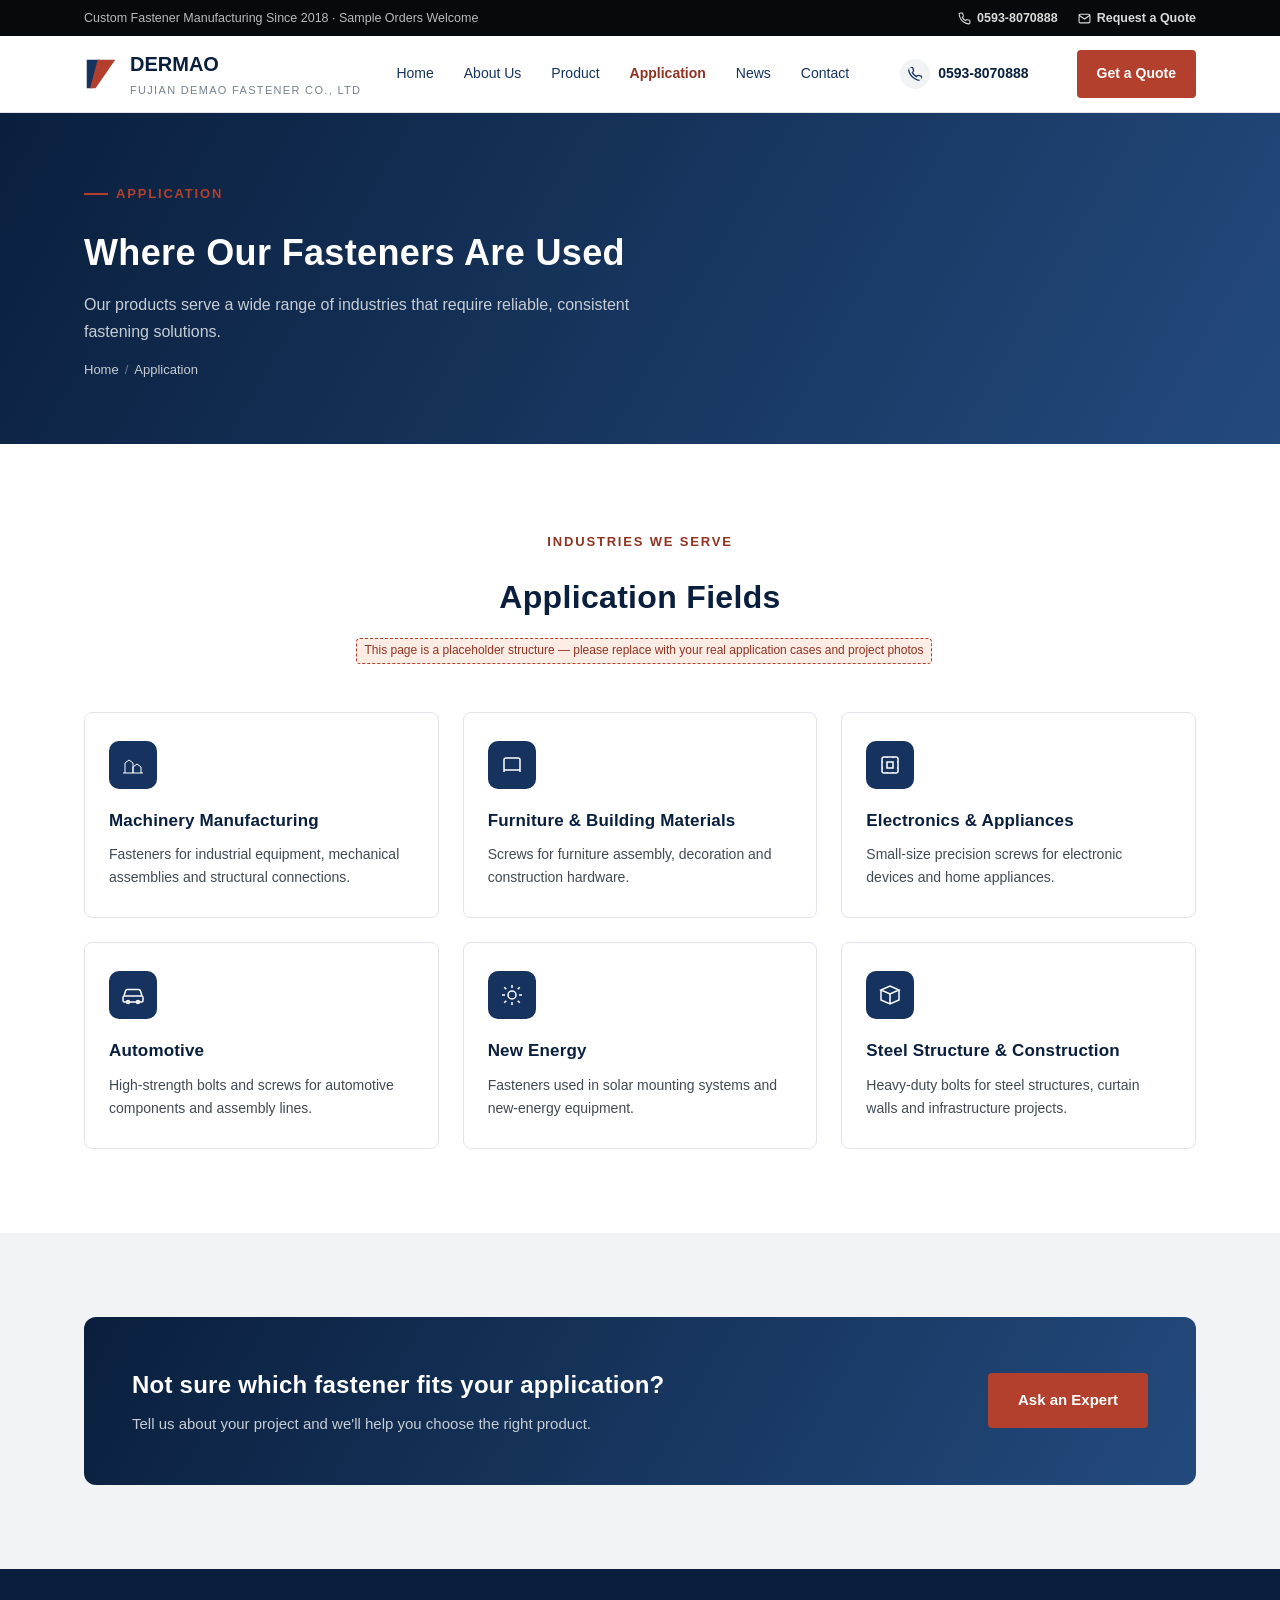
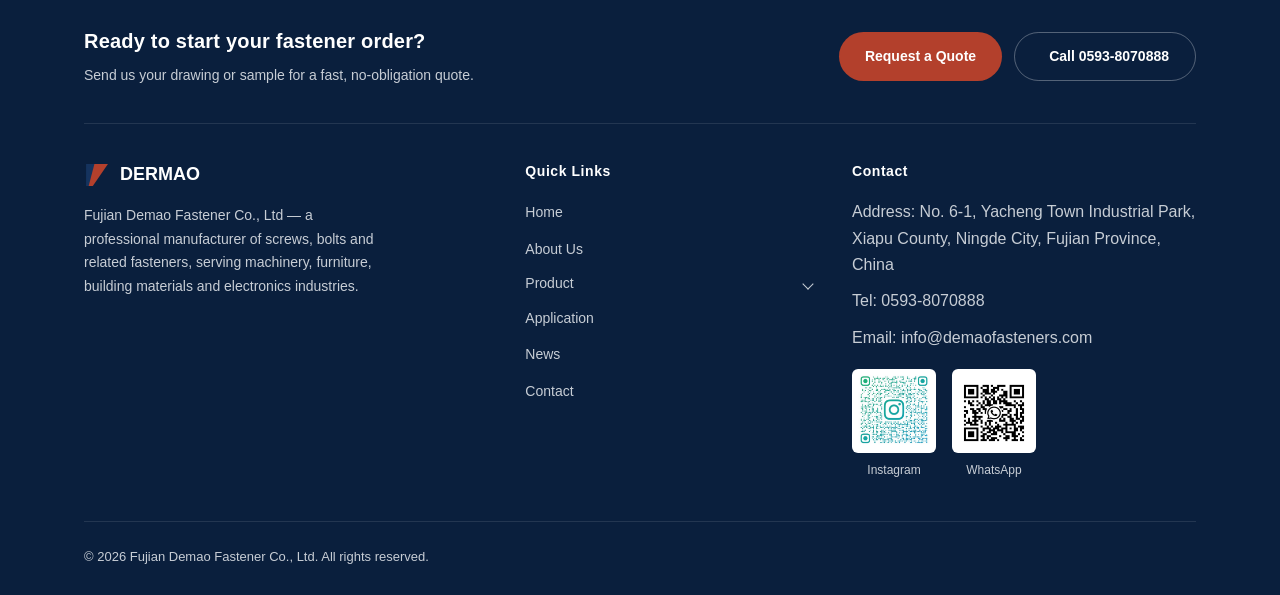
<file: application.html>
<!DOCTYPE html>
<html lang="en">
<head>
<meta charset="UTF-8" />
<meta name="viewport" content="width=device-width, initial-scale=1.0" />
<title>Application | Fujian Demao Fastener Co., Ltd</title>
<meta name="description" content="Industries and applications served by Fujian Demao Fastener: machinery, furniture, electronics, automotive, new energy and construction." />
<link rel="icon" href="data:image/svg+xml,%3Csvg xmlns=%27http://www.w3.org/2000/svg%27 viewBox=%270 0 100 100%27%3E%3Cpolygon points=%278,8 46,8 24,92 8,92%27 fill=%27%2315335e%27/%3E%3Cpolygon points=%2740,8 92,8 34,92 18,92%27 fill=%27%23b3402c%27/%3E%3C/svg%3E" />
<link rel="stylesheet" href="css/style.css" />
</head>
<body>

<div class="topbar">
  <div class="container topbar-inner">
    <span class="topbar-msg">Custom Fastener Manufacturing Since 2018 &middot; Sample Orders Welcome</span>
    <div class="topbar-contact">
      <a href="tel:+865938070888"><svg viewBox="0 0 24 24" fill="none" stroke="currentColor" stroke-width="2"><path d="M22 16.9v3a2 2 0 01-2.2 2 19.8 19.8 0 01-8.6-3.1 19.5 19.5 0 01-6-6A19.8 19.8 0 012.1 4.2 2 2 0 014.1 2h3a2 2 0 012 1.7c.1.9.3 1.8.6 2.7a2 2 0 01-.4 2.1L8 9.9a16 16 0 006 6l1.4-1.3a2 2 0 012.1-.4c.9.3 1.8.5 2.7.6a2 2 0 011.8 2z"></path></svg> 0593-8070888</a>
      <a href="contact.html"><svg viewBox="0 0 24 24" fill="none" stroke="currentColor" stroke-width="2"><rect x="2" y="4" width="20" height="16" rx="2"></rect><path d="M22 6l-10 7L2 6"></path></svg> Request a Quote</a>
    </div>
  </div>
</div>
<header class="site-header">
  <div class="container nav">
    <a href="index.html" class="brand">
      <span class="brand-mark">
        <svg viewBox="0 0 100 100" aria-hidden="true">
          <polygon points="8,8 46,8 24,92 8,92" fill="#15335e"></polygon>
          <polygon points="40,8 92,8 34,92 18,92" fill="#b3402c"></polygon>
        </svg>
      </span>
      <span>
        DERMAO
        <span class="brand-text-en">Fujian Demao Fastener Co., Ltd</span>
      </span>
    </a>
    <nav class="nav-links">
      <a href="index.html">Home</a>
      <a href="about.html">About Us</a>
      <a href="products.html">Product</a>
      <a href="application.html" class="active">Application</a>
      <a href="news.html">News</a>
      <a href="contact.html">Contact</a>
    </nav>
    <a href="tel:+865938070888" class="nav-phone"><svg viewBox="0 0 24 24" fill="none" stroke="currentColor" stroke-width="2"><path d="M22 16.9v3a2 2 0 01-2.2 2 19.8 19.8 0 01-8.6-3.1 19.5 19.5 0 01-6-6A19.8 19.8 0 012.1 4.2 2 2 0 014.1 2h3a2 2 0 012 1.7c.1.9.3 1.8.6 2.7a2 2 0 01-.4 2.1L8 9.9a16 16 0 006 6l1.4-1.3a2 2 0 012.1-.4c.9.3 1.8.5 2.7.6a2 2 0 011.8 2z"></path></svg> 0593-8070888</a>
    <div class="nav-cta">
      <a href="contact.html" class="btn btn-primary">Get a Quote</a>
    </div>
    <button class="nav-toggle" aria-label="Open menu">
      <span></span><span></span><span></span>
    </button>
  </div>
</header>

<section class="page-hero">
  <div class="container">
    <div class="eyebrow">Application</div>
    <h1>Where Our Fasteners Are Used</h1>
    <p>Our products serve a wide range of industries that require reliable, consistent fastening solutions.</p>
    <div class="breadcrumb">
      <a href="index.html">Home</a><span class="sep">/</span>Application
    </div>
  </div>
</section>

<section class="section">
  <div class="container">
    <div class="section-head">
      <div class="eyebrow">Industries We Serve</div>
      <h2>Application Fields</h2>
      <p><span class="placeholder-note">This page is a placeholder structure — please replace with your real application cases and project photos</span></p>
    </div>
    <div class="grid-3">
      <div class="feature-card">
        <div class="feature-icon"><svg viewBox="0 0 24 24" fill="none" stroke="white" stroke-width="1"><path d="M2 20h20M4 20V10l4-3 4 3v10M12 20v-6l4-3 4 3v6"></path></svg></div>
        <h3>Machinery Manufacturing</h3>
        <p>Fasteners for industrial equipment, mechanical assemblies and structural connections.</p>
      </div>
      <div class="feature-card">
        <div class="feature-icon"><svg viewBox="0 0 24 24" fill="none" stroke="white" stroke-width="1.5"><path d="M4 13V7a2 2 0 012-2h12a2 2 0 012 2v6M4 13v6M20 13v6M4 17h16"></path></svg></div>
        <h3>Furniture &amp; Building Materials</h3>
        <p>Screws for furniture assembly, decoration and construction hardware.</p>
      </div>
      <div class="feature-card">
        <div class="feature-icon"><svg viewBox="0 0 24 24" fill="none" stroke="white" stroke-width="1.5"><rect x="4" y="4" width="16" height="16" rx="2"></rect><path d="M9 9h6v6H9zM4 9h1M4 15h1M19 9h1M19 15h1M9 4v1M15 4v1M9 19v1M15 19v1"></path></svg></div>
        <h3>Electronics &amp; Appliances</h3>
        <p>Small-size precision screws for electronic devices and home appliances.</p>
      </div>
      <div class="feature-card">
        <div class="feature-icon"><svg viewBox="0 0 24 24" fill="none" stroke="white" stroke-width="1.5"><path d="M3 13l1.5-5A2 2 0 016.4 6.5h11.2A2 2 0 0119.5 8l1.5 5"></path><rect x="2" y="13" width="20" height="6" rx="1.5"></rect><circle cx="7" cy="19" r="1.5"></circle><circle cx="17" cy="19" r="1.5"></circle></svg></div>
        <h3>Automotive</h3>
        <p>High-strength bolts and screws for automotive components and assembly lines.</p>
      </div>
      <div class="feature-card">
        <div class="feature-icon"><svg viewBox="0 0 24 24" fill="none" stroke="white" stroke-width="1.5"><circle cx="12" cy="12" r="4"></circle><path d="M12 2v3M12 19v3M4.2 4.2l2.1 2.1M17.7 17.7l2.1 2.1M2 12h3M19 12h3M4.2 19.8l2.1-2.1M17.7 6.3l2.1-2.1"></path></svg></div>
        <h3>New Energy</h3>
        <p>Fasteners used in solar mounting systems and new-energy equipment.</p>
      </div>
      <div class="feature-card">
        <div class="feature-icon"><svg viewBox="0 0 24 24" fill="none" stroke="white" stroke-width="1.5"><path d="M3 7l9-4 9 4-9 4-9-4z"></path><path d="M3 7v10l9 4 9-4V7M12 11v10"></path></svg></div>
        <h3>Steel Structure &amp; Construction</h3>
        <p>Heavy-duty bolts for steel structures, curtain walls and infrastructure projects.</p>
      </div>
    </div>
  </div>
</section>

<section class="section section-alt">
  <div class="container">
    <div class="cta-band">
      <div>
        <h3>Not sure which fastener fits your application?</h3>
        <p>Tell us about your project and we'll help you choose the right product.</p>
      </div>
      <a href="contact.html" class="btn btn-primary">Ask an Expert</a>
    </div>
  </div>
</section>

<footer class="site-footer">
  <div class="container">
    <div class="footer-cta-row">
      <div>
        <h3>Ready to start your fastener order?</h3>
        <p>Send us your drawing or sample for a fast, no-obligation quote.</p>
      </div>
      <div class="footer-cta-buttons">
        <a href="contact.html" class="btn-pill btn-pill-accent">Request a Quote</a>
        <a href="tel:+865938070888" class="btn-pill btn-pill-outline"><svg viewBox="0 0 24 24" fill="none" stroke="currentColor" stroke-width="2"><path d="M22 16.9v3a2 2 0 01-2.2 2 19.8 19.8 0 01-8.6-3.1 19.5 19.5 0 01-6-6A19.8 19.8 0 012.1 4.2 2 2 0 014.1 2h3a2 2 0 012 1.7c.1.9.3 1.8.6 2.7a2 2 0 01-.4 2.1L8 9.9a16 16 0 006 6l1.4-1.3a2 2 0 012.1-.4c.9.3 1.8.5 2.7.6a2 2 0 011.8 2z"></path></svg> Call 0593-8070888</a>
      </div>
    </div>
    <div class="footer-grid">
      <div>
        <div class="footer-brand">
          <span class="brand-mark"><svg viewBox="0 0 100 100" aria-hidden="true">
          <polygon points="8,8 46,8 24,92 8,92" fill="#15335e"></polygon>
          <polygon points="40,8 92,8 34,92 18,92" fill="#b3402c"></polygon>
        </svg></span>
          DERMAO
        </div>
        <p class="footer-desc">Fujian Demao Fastener Co., Ltd — a professional manufacturer of screws, bolts and related fasteners, serving machinery, furniture, building materials and electronics industries.</p>
      </div>
      <div class="footer-col">
        <h4>Quick Links</h4>
        <ul>
          <li><a href="index.html">Home</a></li>
          <li><a href="about.html">About Us</a></li>
          <li>
            <details class="footer-dropdown">
              <summary>Product</summary>
              <ul class="footer-submenu">
                <li><a href="products.html">All Products</a></li>
                <li><a href="products.html">Hexagon Socket Screw</a></li>
                <li><a href="products.html">Socket Set Screw</a></li>
                <li><a href="products.html">Hexagon Head Screw</a></li>
                <li><a href="products.html">Combination Screw</a></li>
                <li><a href="products.html">Knitted Screw</a></li>
                <li><a href="products.html">Non-Standard Screw</a></li>
              </ul>
            </details>
          </li>
          <li><a href="application.html">Application</a></li>
          <li><a href="news.html">News</a></li>
          <li><a href="contact.html">Contact</a></li>
        </ul>
      </div>
      <div class="footer-col">
        <h4>Contact</h4>
        <ul>
          <li>Address: No. 6-1, Yacheng Town Industrial Park, Xiapu County, Ningde City, Fujian Province, China</li>
          <li>Tel: 0593-8070888</li>
          <li>Email: info@demaofasteners.com</li>
        </ul>
        <div class="footer-qr-row">
          <div class="footer-qr-item">
            <img src="images/contact/qr-instagram.jpg" alt="Instagram QR code" loading="lazy" />
            <span>Instagram</span>
          </div>
          <div class="footer-qr-item">
            <img src="images/contact/qr-whatsapp.jpg" alt="WhatsApp QR code" loading="lazy" />
            <span>WhatsApp</span>
          </div>
        </div>
      </div>
    </div>
    <div class="footer-bottom">
      <span>&copy; <span id="year">2026</span> Fujian Demao Fastener Co., Ltd. All rights reserved.</span>
    </div>
  </div>
</footer>

<script src="js/main.js"></script>
</body>
</html>
</file>
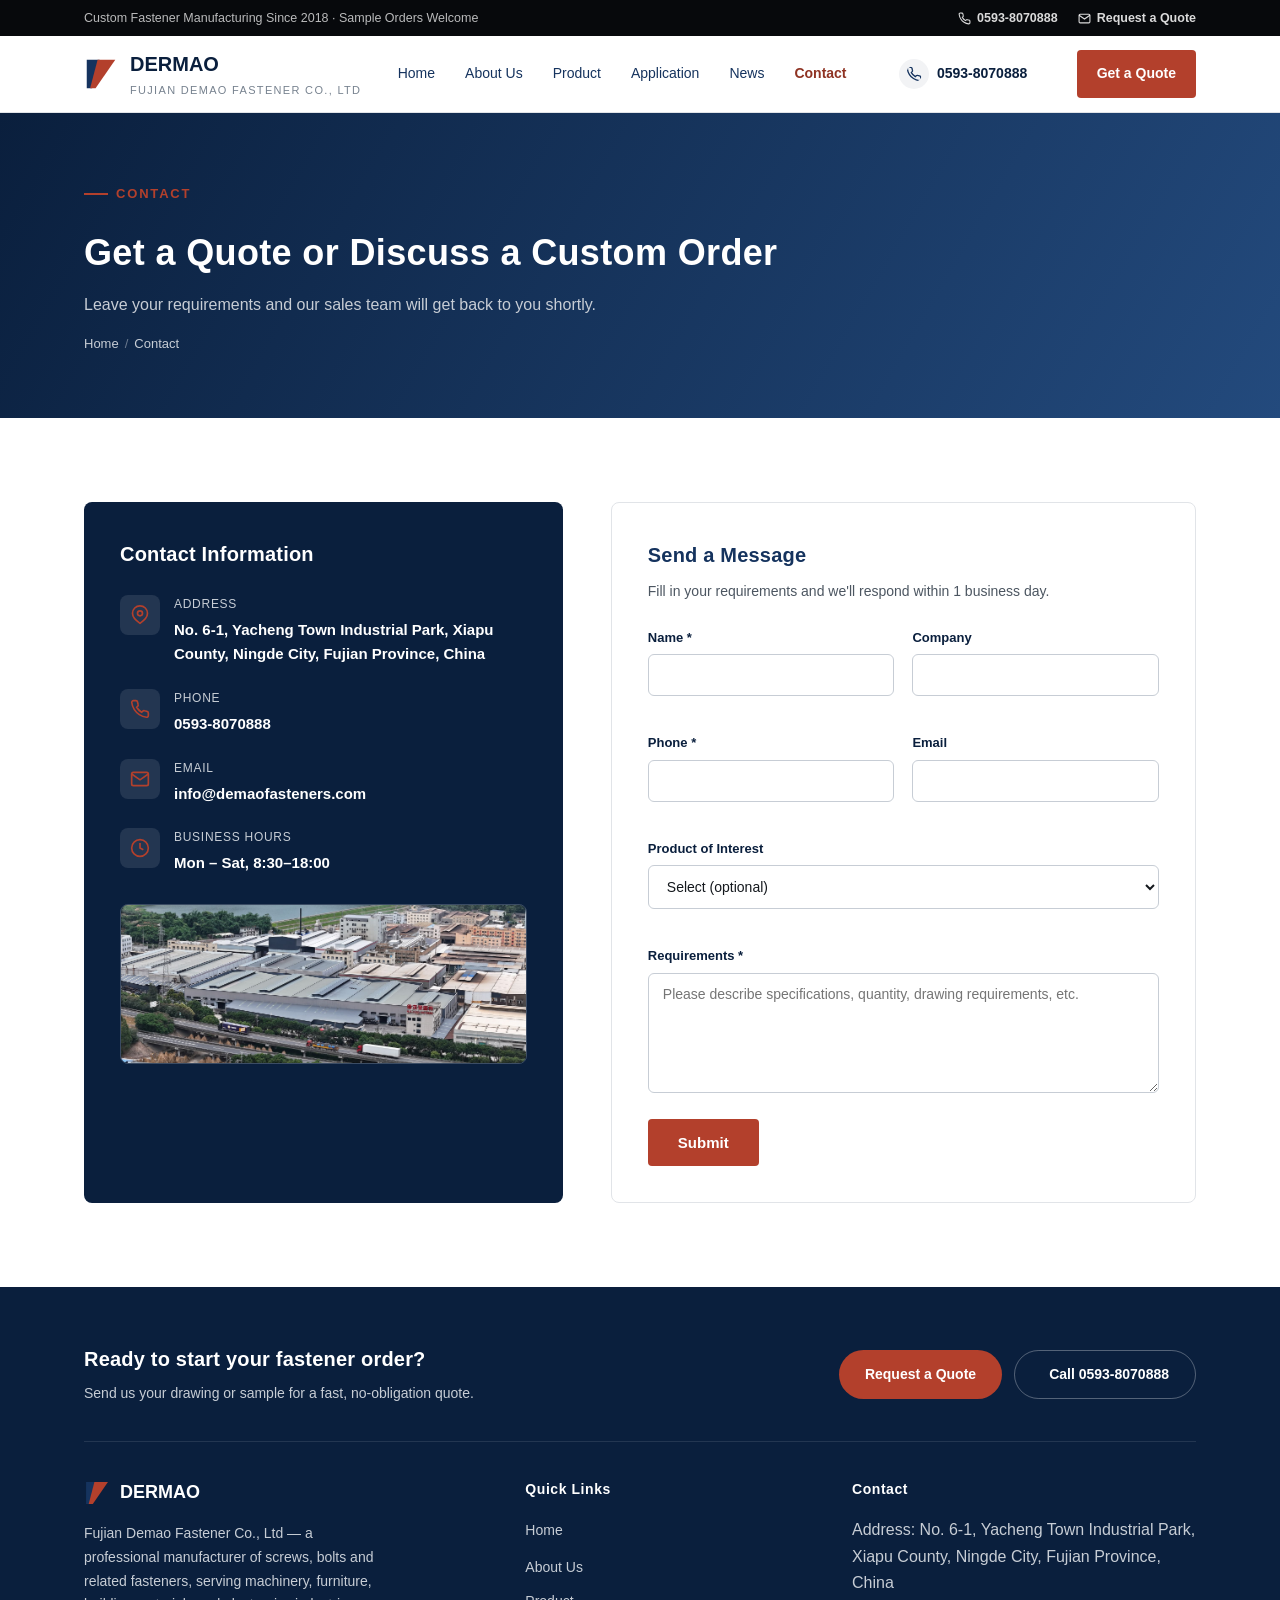
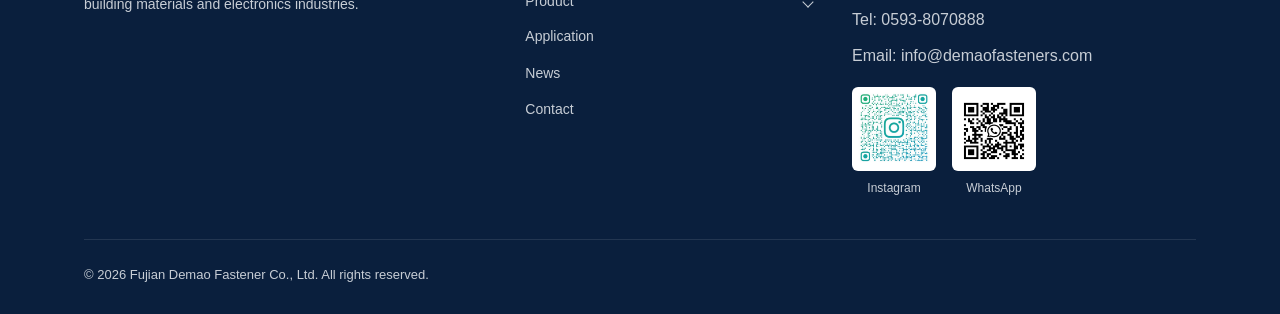
<file: contact.html>
<!DOCTYPE html>
<html lang="en">
<head>
<meta charset="UTF-8" />
<meta name="viewport" content="width=device-width, initial-scale=1.0" />
<title>Contact | Fujian Demao Fastener Co., Ltd</title>
<meta name="description" content="Contact Fujian Demao Fastener Co., Ltd for quotes and custom fastener orders." />
<link rel="icon" href="data:image/svg+xml,%3Csvg xmlns=%27http://www.w3.org/2000/svg%27 viewBox=%270 0 100 100%27%3E%3Cpolygon points=%278,8 46,8 24,92 8,92%27 fill=%27%2315335e%27/%3E%3Cpolygon points=%2740,8 92,8 34,92 18,92%27 fill=%27%23b3402c%27/%3E%3C/svg%3E" />
<link rel="stylesheet" href="css/style.css" />
</head>
<body>

<div class="topbar">
  <div class="container topbar-inner">
    <span class="topbar-msg">Custom Fastener Manufacturing Since 2018 &middot; Sample Orders Welcome</span>
    <div class="topbar-contact">
      <a href="tel:+865938070888"><svg viewBox="0 0 24 24" fill="none" stroke="currentColor" stroke-width="2"><path d="M22 16.9v3a2 2 0 01-2.2 2 19.8 19.8 0 01-8.6-3.1 19.5 19.5 0 01-6-6A19.8 19.8 0 012.1 4.2 2 2 0 014.1 2h3a2 2 0 012 1.7c.1.9.3 1.8.6 2.7a2 2 0 01-.4 2.1L8 9.9a16 16 0 006 6l1.4-1.3a2 2 0 012.1-.4c.9.3 1.8.5 2.7.6a2 2 0 011.8 2z"></path></svg> 0593-8070888</a>
      <a href="contact.html"><svg viewBox="0 0 24 24" fill="none" stroke="currentColor" stroke-width="2"><rect x="2" y="4" width="20" height="16" rx="2"></rect><path d="M22 6l-10 7L2 6"></path></svg> Request a Quote</a>
    </div>
  </div>
</div>
<header class="site-header">
  <div class="container nav">
    <a href="index.html" class="brand">
      <span class="brand-mark">
        <svg viewBox="0 0 100 100" aria-hidden="true">
          <polygon points="8,8 46,8 24,92 8,92" fill="#15335e"></polygon>
          <polygon points="40,8 92,8 34,92 18,92" fill="#b3402c"></polygon>
        </svg>
      </span>
      <span>
        DERMAO
        <span class="brand-text-en">Fujian Demao Fastener Co., Ltd</span>
      </span>
    </a>
    <nav class="nav-links">
      <a href="index.html">Home</a>
      <a href="about.html">About Us</a>
      <a href="products.html">Product</a>
      <a href="application.html">Application</a>
      <a href="news.html">News</a>
      <a href="contact.html" class="active">Contact</a>
    </nav>
    <a href="tel:+865938070888" class="nav-phone"><svg viewBox="0 0 24 24" fill="none" stroke="currentColor" stroke-width="2"><path d="M22 16.9v3a2 2 0 01-2.2 2 19.8 19.8 0 01-8.6-3.1 19.5 19.5 0 01-6-6A19.8 19.8 0 012.1 4.2 2 2 0 014.1 2h3a2 2 0 012 1.7c.1.9.3 1.8.6 2.7a2 2 0 01-.4 2.1L8 9.9a16 16 0 006 6l1.4-1.3a2 2 0 012.1-.4c.9.3 1.8.5 2.7.6a2 2 0 011.8 2z"></path></svg> 0593-8070888</a>
    <div class="nav-cta">
      <a href="contact.html" class="btn btn-primary">Get a Quote</a>
    </div>
    <button class="nav-toggle" aria-label="Open menu">
      <span></span><span></span><span></span>
    </button>
  </div>
</header>

<section class="page-hero">
  <div class="container">
    <div class="eyebrow">Contact</div>
    <h1>Get a Quote or Discuss a Custom Order</h1>
    <p>Leave your requirements and our sales team will get back to you shortly.</p>
    <div class="breadcrumb">
      <a href="index.html">Home</a><span class="sep">/</span>Contact
    </div>
  </div>
</section>

<section class="section">
  <div class="container">
    <div class="contact-grid">
      <div class="contact-info-card">
        <h3>Contact Information</h3>
        <div class="contact-row">
          <span class="ic"><svg viewBox="0 0 24 24" fill="none" stroke="currentColor" stroke-width="2"><path d="M21 10c0 6-9 12-9 12s-9-6-9-12a9 9 0 0118 0z"></path><circle cx="12" cy="10" r="3"></circle></svg></span>
          <div>
            <div class="label">Address</div>
            <div class="value">No. 6-1, Yacheng Town Industrial Park, Xiapu County, Ningde City, Fujian Province, China</div>
          </div>
        </div>
        <div class="contact-row">
          <span class="ic"><svg viewBox="0 0 24 24" fill="none" stroke="currentColor" stroke-width="2"><path d="M22 16.9v3a2 2 0 01-2.2 2 19.8 19.8 0 01-8.6-3.1 19.5 19.5 0 01-6-6A19.8 19.8 0 012.1 4.2 2 2 0 014.1 2h3a2 2 0 012 1.7c.1.9.3 1.8.6 2.7a2 2 0 01-.4 2.1L8 9.9a16 16 0 006 6l1.4-1.3a2 2 0 012.1-.4c.9.3 1.8.5 2.7.6a2 2 0 011.8 2z"></path></svg></span>
          <div>
            <div class="label">Phone</div>
            <div class="value">0593-8070888</div>
          </div>
        </div>
        <div class="contact-row">
          <span class="ic"><svg viewBox="0 0 24 24" fill="none" stroke="currentColor" stroke-width="2"><rect x="2" y="4" width="20" height="16" rx="2"></rect><path d="M22 6l-10 7L2 6"></path></svg></span>
          <div>
            <div class="label">Email</div>
            <div class="value">info@demaofasteners.com</div>
          </div>
        </div>
        <div class="contact-row">
          <span class="ic"><svg viewBox="0 0 24 24" fill="none" stroke="currentColor" stroke-width="2"><circle cx="12" cy="12" r="10"></circle><path d="M12 6v6l4 2"></path></svg></span>
          <div>
            <div class="label">Business Hours</div>
            <div class="value">Mon &ndash; Sat, 8:30&ndash;18:00</div>
          </div>
        </div>
        <div class="map-placeholder map-placeholder--photo">
          <img src="images/factory/aerial-overview.jpg" alt="Aerial view of the Fujian Demao Fastener factory" loading="lazy" />
        </div>
      </div>

      <div class="contact-form">
        <h3 style="font-size:20px;color:#15335e;margin-bottom:8px;">Send a Message</h3>
        <p style="font-size:14px;color:#4c5661;margin-bottom:24px;">Fill in your requirements and we'll respond within 1 business day.</p>
        <form id="contact-form" action="https://formspree.io/f/xoeqaljl" method="POST">
          <input type="hidden" name="_subject" value="New inquiry from Demao Fastener website" />
          <input type="text" name="_gotcha" style="display:none" tabindex="-1" autocomplete="off" />
          <div class="form-grid">
            <div class="form-field">
              <label for="name">Name *</label>
              <input type="text" id="name" name="name" required />
            </div>
            <div class="form-field">
              <label for="company">Company</label>
              <input type="text" id="company" name="company" />
            </div>
            <div class="form-field">
              <label for="phone">Phone *</label>
              <input type="tel" id="phone" name="phone" required />
            </div>
            <div class="form-field">
              <label for="email">Email</label>
              <input type="email" id="email" name="email" />
            </div>
            <div class="form-field full">
              <label for="product">Product of Interest</label>
              <select id="product" name="product">
                <option value="">Select (optional)</option>
                <option value="Hexagon Socket Screw">Hexagon Socket Screw</option>
                <option value="Socket Set Screw">Socket Set Screw</option>
                <option value="Hexagon Head Screw">Hexagon Head Screw</option>
                <option value="Combination Screw">Combination Screw</option>
                <option value="Knitted Screw">Knitted Screw</option>
                <option value="Non-Standard Screw">Non-Standard Screw</option>
              </select>
            </div>
            <div class="form-field full">
              <label for="message">Requirements *</label>
              <textarea id="message" name="message" required placeholder="Please describe specifications, quantity, drawing requirements, etc."></textarea>
            </div>
          </div>
          <button type="submit" class="btn btn-primary">Submit</button>
          <div id="form-status" class="form-status"></div>
        </form>
      </div>
    </div>
  </div>
</section>

<footer class="site-footer">
  <div class="container">
    <div class="footer-cta-row">
      <div>
        <h3>Ready to start your fastener order?</h3>
        <p>Send us your drawing or sample for a fast, no-obligation quote.</p>
      </div>
      <div class="footer-cta-buttons">
        <a href="contact.html" class="btn-pill btn-pill-accent">Request a Quote</a>
        <a href="tel:+865938070888" class="btn-pill btn-pill-outline"><svg viewBox="0 0 24 24" fill="none" stroke="currentColor" stroke-width="2"><path d="M22 16.9v3a2 2 0 01-2.2 2 19.8 19.8 0 01-8.6-3.1 19.5 19.5 0 01-6-6A19.8 19.8 0 012.1 4.2 2 2 0 014.1 2h3a2 2 0 012 1.7c.1.9.3 1.8.6 2.7a2 2 0 01-.4 2.1L8 9.9a16 16 0 006 6l1.4-1.3a2 2 0 012.1-.4c.9.3 1.8.5 2.7.6a2 2 0 011.8 2z"></path></svg> Call 0593-8070888</a>
      </div>
    </div>
    <div class="footer-grid">
      <div>
        <div class="footer-brand">
          <span class="brand-mark"><svg viewBox="0 0 100 100" aria-hidden="true">
          <polygon points="8,8 46,8 24,92 8,92" fill="#15335e"></polygon>
          <polygon points="40,8 92,8 34,92 18,92" fill="#b3402c"></polygon>
        </svg></span>
          DERMAO
        </div>
        <p class="footer-desc">Fujian Demao Fastener Co., Ltd — a professional manufacturer of screws, bolts and related fasteners, serving machinery, furniture, building materials and electronics industries.</p>
      </div>
      <div class="footer-col">
        <h4>Quick Links</h4>
        <ul>
          <li><a href="index.html">Home</a></li>
          <li><a href="about.html">About Us</a></li>
          <li>
            <details class="footer-dropdown">
              <summary>Product</summary>
              <ul class="footer-submenu">
                <li><a href="products.html">All Products</a></li>
                <li><a href="products.html">Hexagon Socket Screw</a></li>
                <li><a href="products.html">Socket Set Screw</a></li>
                <li><a href="products.html">Hexagon Head Screw</a></li>
                <li><a href="products.html">Combination Screw</a></li>
                <li><a href="products.html">Knitted Screw</a></li>
                <li><a href="products.html">Non-Standard Screw</a></li>
              </ul>
            </details>
          </li>
          <li><a href="application.html">Application</a></li>
          <li><a href="news.html">News</a></li>
          <li><a href="contact.html">Contact</a></li>
        </ul>
      </div>
      <div class="footer-col">
        <h4>Contact</h4>
        <ul>
          <li>Address: No. 6-1, Yacheng Town Industrial Park, Xiapu County, Ningde City, Fujian Province, China</li>
          <li>Tel: 0593-8070888</li>
          <li>Email: info@demaofasteners.com</li>
        </ul>
        <div class="footer-qr-row">
          <div class="footer-qr-item">
            <img src="images/contact/qr-instagram.jpg" alt="Instagram QR code" loading="lazy" />
            <span>Instagram</span>
          </div>
          <div class="footer-qr-item">
            <img src="images/contact/qr-whatsapp.jpg" alt="WhatsApp QR code" loading="lazy" />
            <span>WhatsApp</span>
          </div>
        </div>
      </div>
    </div>
    <div class="footer-bottom">
      <span>&copy; <span id="year">2026</span> Fujian Demao Fastener Co., Ltd. All rights reserved.</span>
    </div>
  </div>
</footer>

<script src="js/main.js"></script>
</body>
</html>
</file>
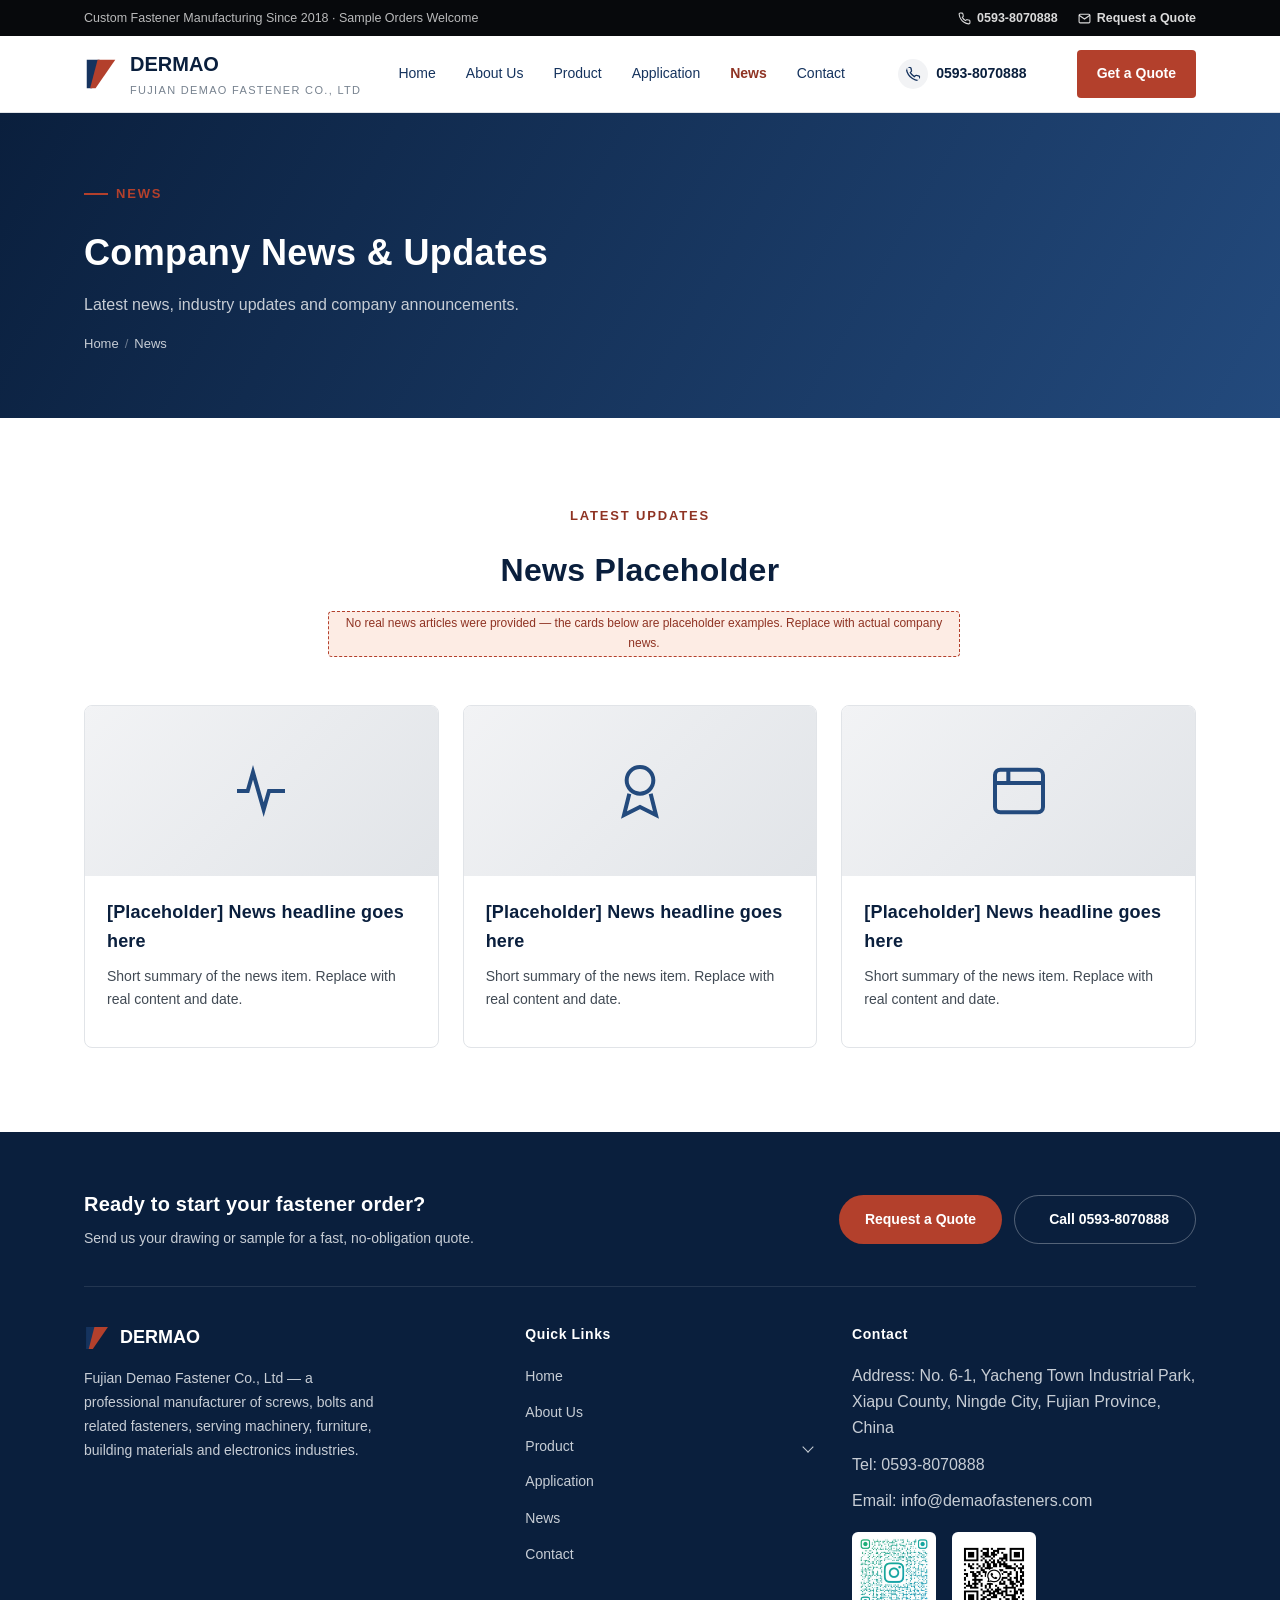
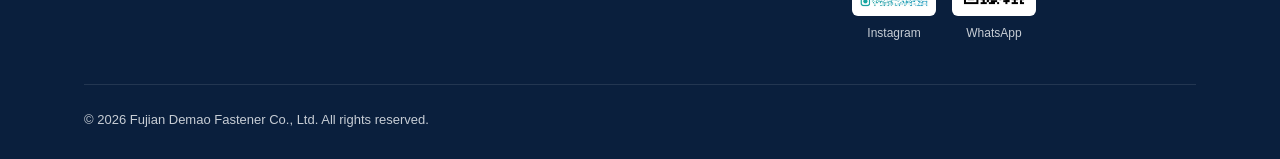
<file: news.html>
<!DOCTYPE html>
<html lang="en">
<head>
<meta charset="UTF-8" />
<meta name="viewport" content="width=device-width, initial-scale=1.0" />
<title>News | Fujian Demao Fastener Co., Ltd</title>
<meta name="description" content="Latest company news and updates from Fujian Demao Fastener Co., Ltd." />
<link rel="icon" href="data:image/svg+xml,%3Csvg xmlns=%27http://www.w3.org/2000/svg%27 viewBox=%270 0 100 100%27%3E%3Cpolygon points=%278,8 46,8 24,92 8,92%27 fill=%27%2315335e%27/%3E%3Cpolygon points=%2740,8 92,8 34,92 18,92%27 fill=%27%23b3402c%27/%3E%3C/svg%3E" />
<link rel="stylesheet" href="css/style.css" />
</head>
<body>

<div class="topbar">
  <div class="container topbar-inner">
    <span class="topbar-msg">Custom Fastener Manufacturing Since 2018 &middot; Sample Orders Welcome</span>
    <div class="topbar-contact">
      <a href="tel:+865938070888"><svg viewBox="0 0 24 24" fill="none" stroke="currentColor" stroke-width="2"><path d="M22 16.9v3a2 2 0 01-2.2 2 19.8 19.8 0 01-8.6-3.1 19.5 19.5 0 01-6-6A19.8 19.8 0 012.1 4.2 2 2 0 014.1 2h3a2 2 0 012 1.7c.1.9.3 1.8.6 2.7a2 2 0 01-.4 2.1L8 9.9a16 16 0 006 6l1.4-1.3a2 2 0 012.1-.4c.9.3 1.8.5 2.7.6a2 2 0 011.8 2z"></path></svg> 0593-8070888</a>
      <a href="contact.html"><svg viewBox="0 0 24 24" fill="none" stroke="currentColor" stroke-width="2"><rect x="2" y="4" width="20" height="16" rx="2"></rect><path d="M22 6l-10 7L2 6"></path></svg> Request a Quote</a>
    </div>
  </div>
</div>
<header class="site-header">
  <div class="container nav">
    <a href="index.html" class="brand">
      <span class="brand-mark">
        <svg viewBox="0 0 100 100" aria-hidden="true">
          <polygon points="8,8 46,8 24,92 8,92" fill="#15335e"></polygon>
          <polygon points="40,8 92,8 34,92 18,92" fill="#b3402c"></polygon>
        </svg>
      </span>
      <span>
        DERMAO
        <span class="brand-text-en">Fujian Demao Fastener Co., Ltd</span>
      </span>
    </a>
    <nav class="nav-links">
      <a href="index.html">Home</a>
      <a href="about.html">About Us</a>
      <a href="products.html">Product</a>
      <a href="application.html">Application</a>
      <a href="news.html" class="active">News</a>
      <a href="contact.html">Contact</a>
    </nav>
    <a href="tel:+865938070888" class="nav-phone"><svg viewBox="0 0 24 24" fill="none" stroke="currentColor" stroke-width="2"><path d="M22 16.9v3a2 2 0 01-2.2 2 19.8 19.8 0 01-8.6-3.1 19.5 19.5 0 01-6-6A19.8 19.8 0 012.1 4.2 2 2 0 014.1 2h3a2 2 0 012 1.7c.1.9.3 1.8.6 2.7a2 2 0 01-.4 2.1L8 9.9a16 16 0 006 6l1.4-1.3a2 2 0 012.1-.4c.9.3 1.8.5 2.7.6a2 2 0 011.8 2z"></path></svg> 0593-8070888</a>
    <div class="nav-cta">
      <a href="contact.html" class="btn btn-primary">Get a Quote</a>
    </div>
    <button class="nav-toggle" aria-label="Open menu">
      <span></span><span></span><span></span>
    </button>
  </div>
</header>

<section class="page-hero">
  <div class="container">
    <div class="eyebrow">News</div>
    <h1>Company News &amp; Updates</h1>
    <p>Latest news, industry updates and company announcements.</p>
    <div class="breadcrumb">
      <a href="index.html">Home</a><span class="sep">/</span>News
    </div>
  </div>
</section>

<section class="section">
  <div class="container">
    <div class="section-head">
      <div class="eyebrow">Latest Updates</div>
      <h2>News Placeholder</h2>
      <p><span class="placeholder-note">No real news articles were provided — the cards below are placeholder examples. Replace with actual company news.</span></p>
    </div>
    <div class="grid-3">
      <div class="product-card">
        <div class="product-thumb"><svg viewBox="0 0 24 24" fill="none" stroke="currentColor" stroke-width="1.5"><path d="M3 12h4l2-7 4 14 2-7h6"></path></svg></div>
        <div class="product-body">
          <h3>[Placeholder] News headline goes here</h3>
          <p>Short summary of the news item. Replace with real content and date.</p>
        </div>
      </div>
      <div class="product-card">
        <div class="product-thumb"><svg viewBox="0 0 24 24" fill="none" stroke="currentColor" stroke-width="1.5"><circle cx="12" cy="8" r="5"></circle><path d="M8 13l-2 8 6-3 6 3-2-8"></path></svg></div>
        <div class="product-body">
          <h3>[Placeholder] News headline goes here</h3>
          <p>Short summary of the news item. Replace with real content and date.</p>
        </div>
      </div>
      <div class="product-card">
        <div class="product-thumb"><svg viewBox="0 0 24 24" fill="none" stroke="currentColor" stroke-width="1.5"><rect x="3" y="4" width="18" height="16" rx="2"></rect><path d="M3 9h18M8 4v5"></path></svg></div>
        <div class="product-body">
          <h3>[Placeholder] News headline goes here</h3>
          <p>Short summary of the news item. Replace with real content and date.</p>
        </div>
      </div>
    </div>
  </div>
</section>

<footer class="site-footer">
  <div class="container">
    <div class="footer-cta-row">
      <div>
        <h3>Ready to start your fastener order?</h3>
        <p>Send us your drawing or sample for a fast, no-obligation quote.</p>
      </div>
      <div class="footer-cta-buttons">
        <a href="contact.html" class="btn-pill btn-pill-accent">Request a Quote</a>
        <a href="tel:+865938070888" class="btn-pill btn-pill-outline"><svg viewBox="0 0 24 24" fill="none" stroke="currentColor" stroke-width="2"><path d="M22 16.9v3a2 2 0 01-2.2 2 19.8 19.8 0 01-8.6-3.1 19.5 19.5 0 01-6-6A19.8 19.8 0 012.1 4.2 2 2 0 014.1 2h3a2 2 0 012 1.7c.1.9.3 1.8.6 2.7a2 2 0 01-.4 2.1L8 9.9a16 16 0 006 6l1.4-1.3a2 2 0 012.1-.4c.9.3 1.8.5 2.7.6a2 2 0 011.8 2z"></path></svg> Call 0593-8070888</a>
      </div>
    </div>
    <div class="footer-grid">
      <div>
        <div class="footer-brand">
          <span class="brand-mark"><svg viewBox="0 0 100 100" aria-hidden="true">
          <polygon points="8,8 46,8 24,92 8,92" fill="#15335e"></polygon>
          <polygon points="40,8 92,8 34,92 18,92" fill="#b3402c"></polygon>
        </svg></span>
          DERMAO
        </div>
        <p class="footer-desc">Fujian Demao Fastener Co., Ltd — a professional manufacturer of screws, bolts and related fasteners, serving machinery, furniture, building materials and electronics industries.</p>
      </div>
      <div class="footer-col">
        <h4>Quick Links</h4>
        <ul>
          <li><a href="index.html">Home</a></li>
          <li><a href="about.html">About Us</a></li>
          <li>
            <details class="footer-dropdown">
              <summary>Product</summary>
              <ul class="footer-submenu">
                <li><a href="products.html">All Products</a></li>
                <li><a href="products.html">Hexagon Socket Screw</a></li>
                <li><a href="products.html">Socket Set Screw</a></li>
                <li><a href="products.html">Hexagon Head Screw</a></li>
                <li><a href="products.html">Combination Screw</a></li>
                <li><a href="products.html">Knitted Screw</a></li>
                <li><a href="products.html">Non-Standard Screw</a></li>
              </ul>
            </details>
          </li>
          <li><a href="application.html">Application</a></li>
          <li><a href="news.html">News</a></li>
          <li><a href="contact.html">Contact</a></li>
        </ul>
      </div>
      <div class="footer-col">
        <h4>Contact</h4>
        <ul>
          <li>Address: No. 6-1, Yacheng Town Industrial Park, Xiapu County, Ningde City, Fujian Province, China</li>
          <li>Tel: 0593-8070888</li>
          <li>Email: info@demaofasteners.com</li>
        </ul>
        <div class="footer-qr-row">
          <div class="footer-qr-item">
            <img src="images/contact/qr-instagram.jpg" alt="Instagram QR code" loading="lazy" />
            <span>Instagram</span>
          </div>
          <div class="footer-qr-item">
            <img src="images/contact/qr-whatsapp.jpg" alt="WhatsApp QR code" loading="lazy" />
            <span>WhatsApp</span>
          </div>
        </div>
      </div>
    </div>
    <div class="footer-bottom">
      <span>&copy; <span id="year">2026</span> Fujian Demao Fastener Co., Ltd. All rights reserved.</span>
    </div>
  </div>
</footer>

<script src="js/main.js"></script>
</body>
</html>
</file>
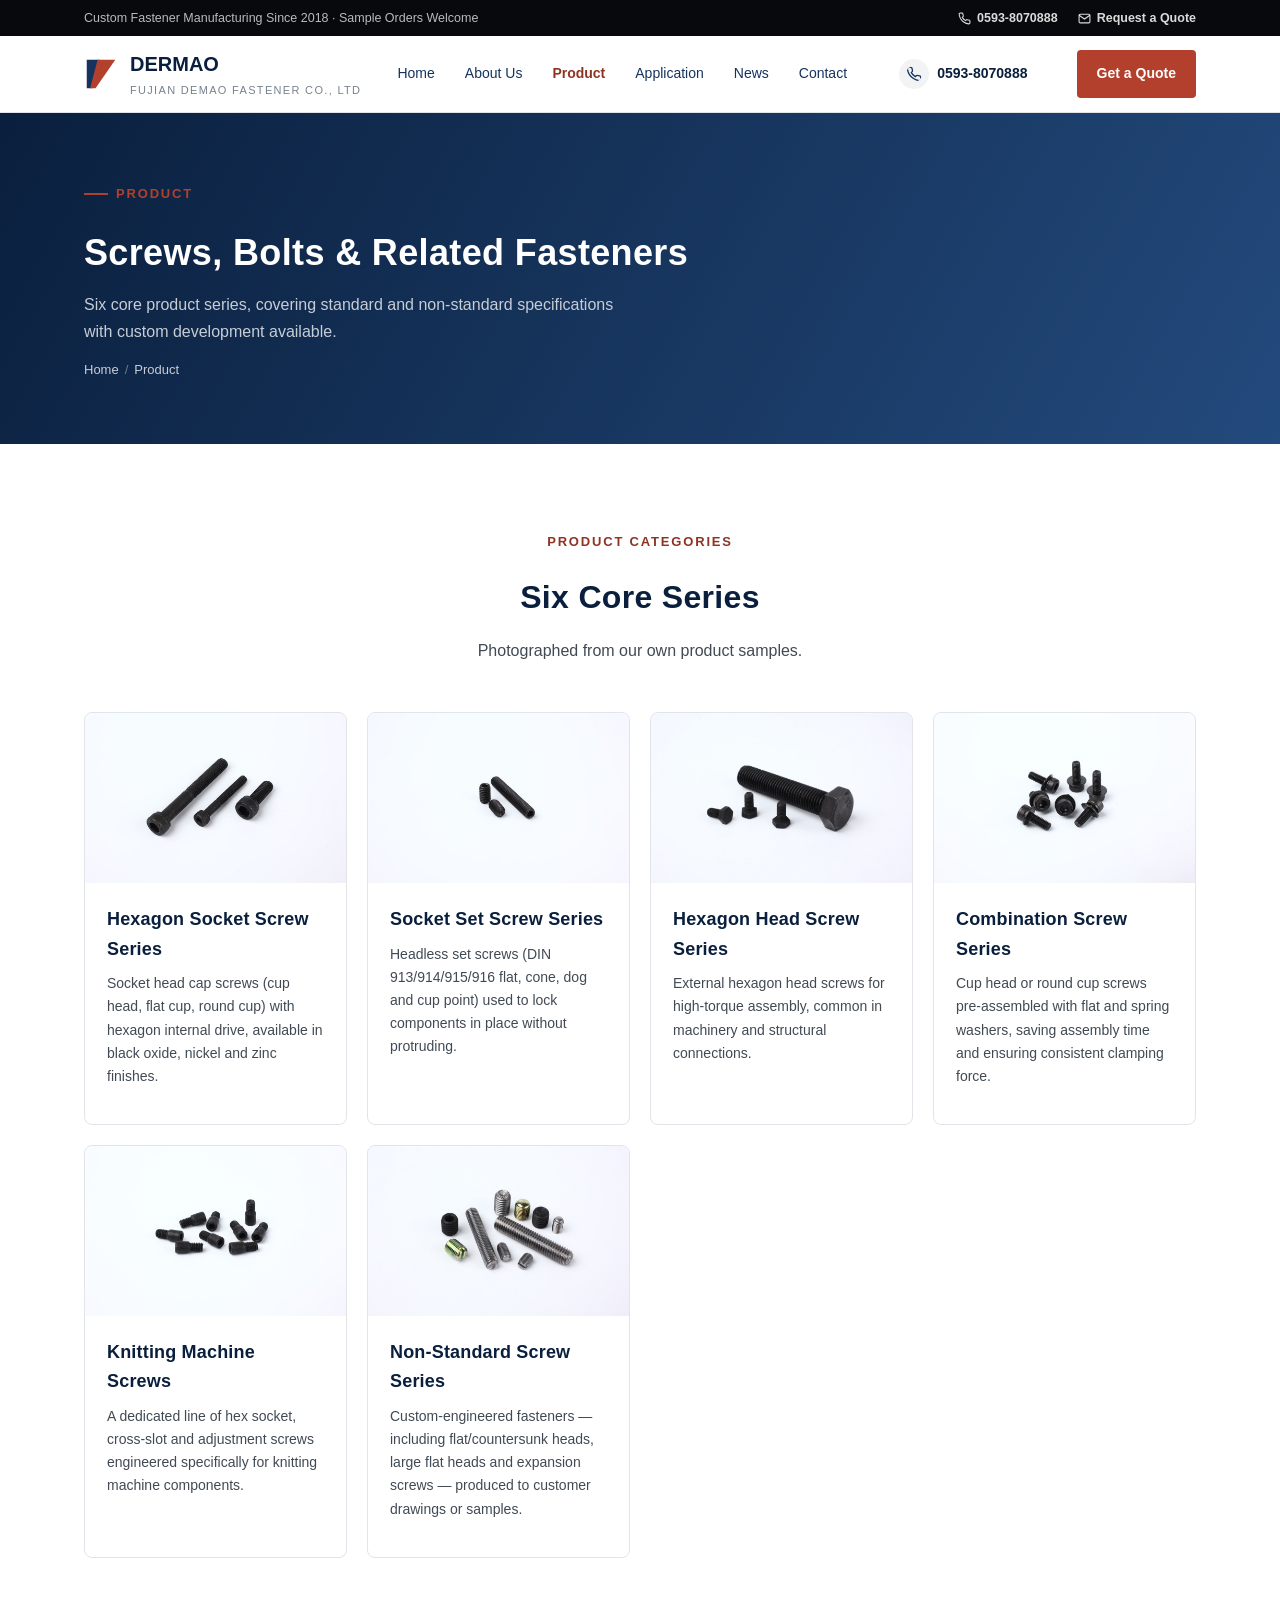
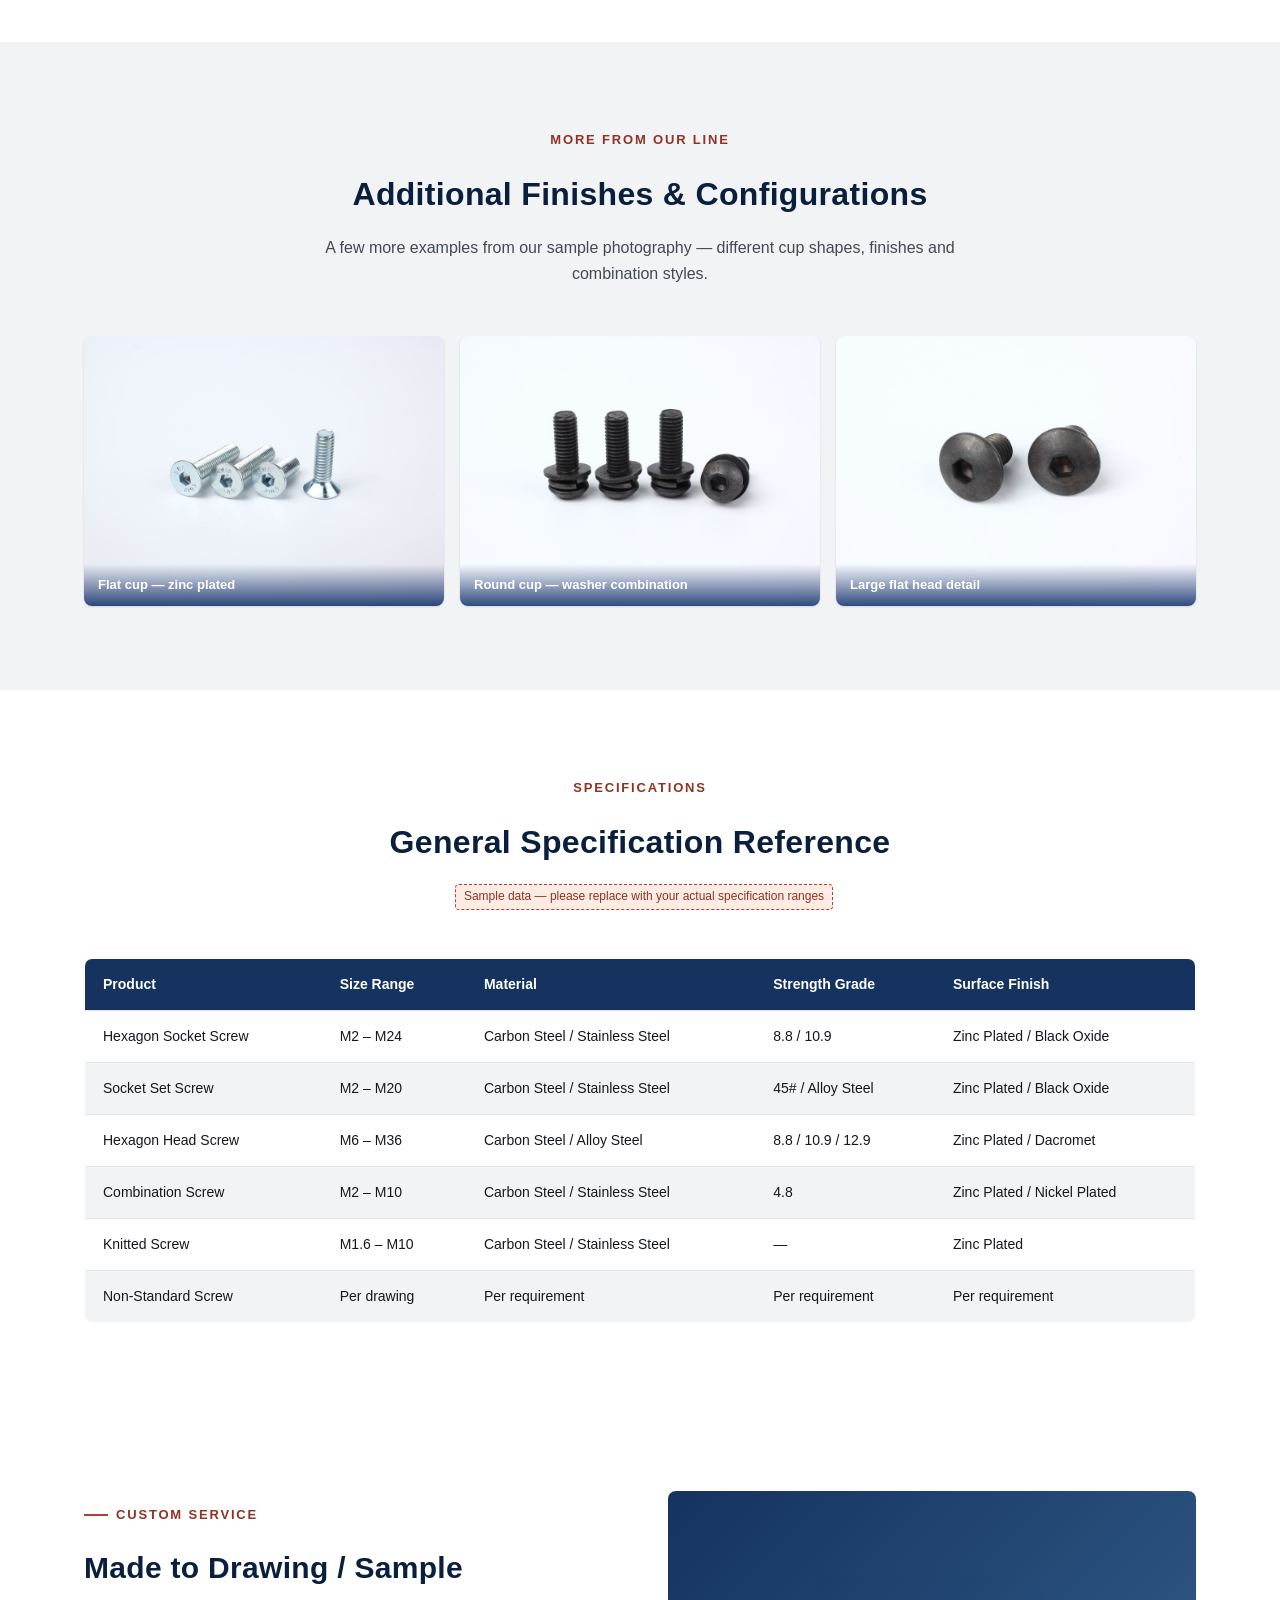
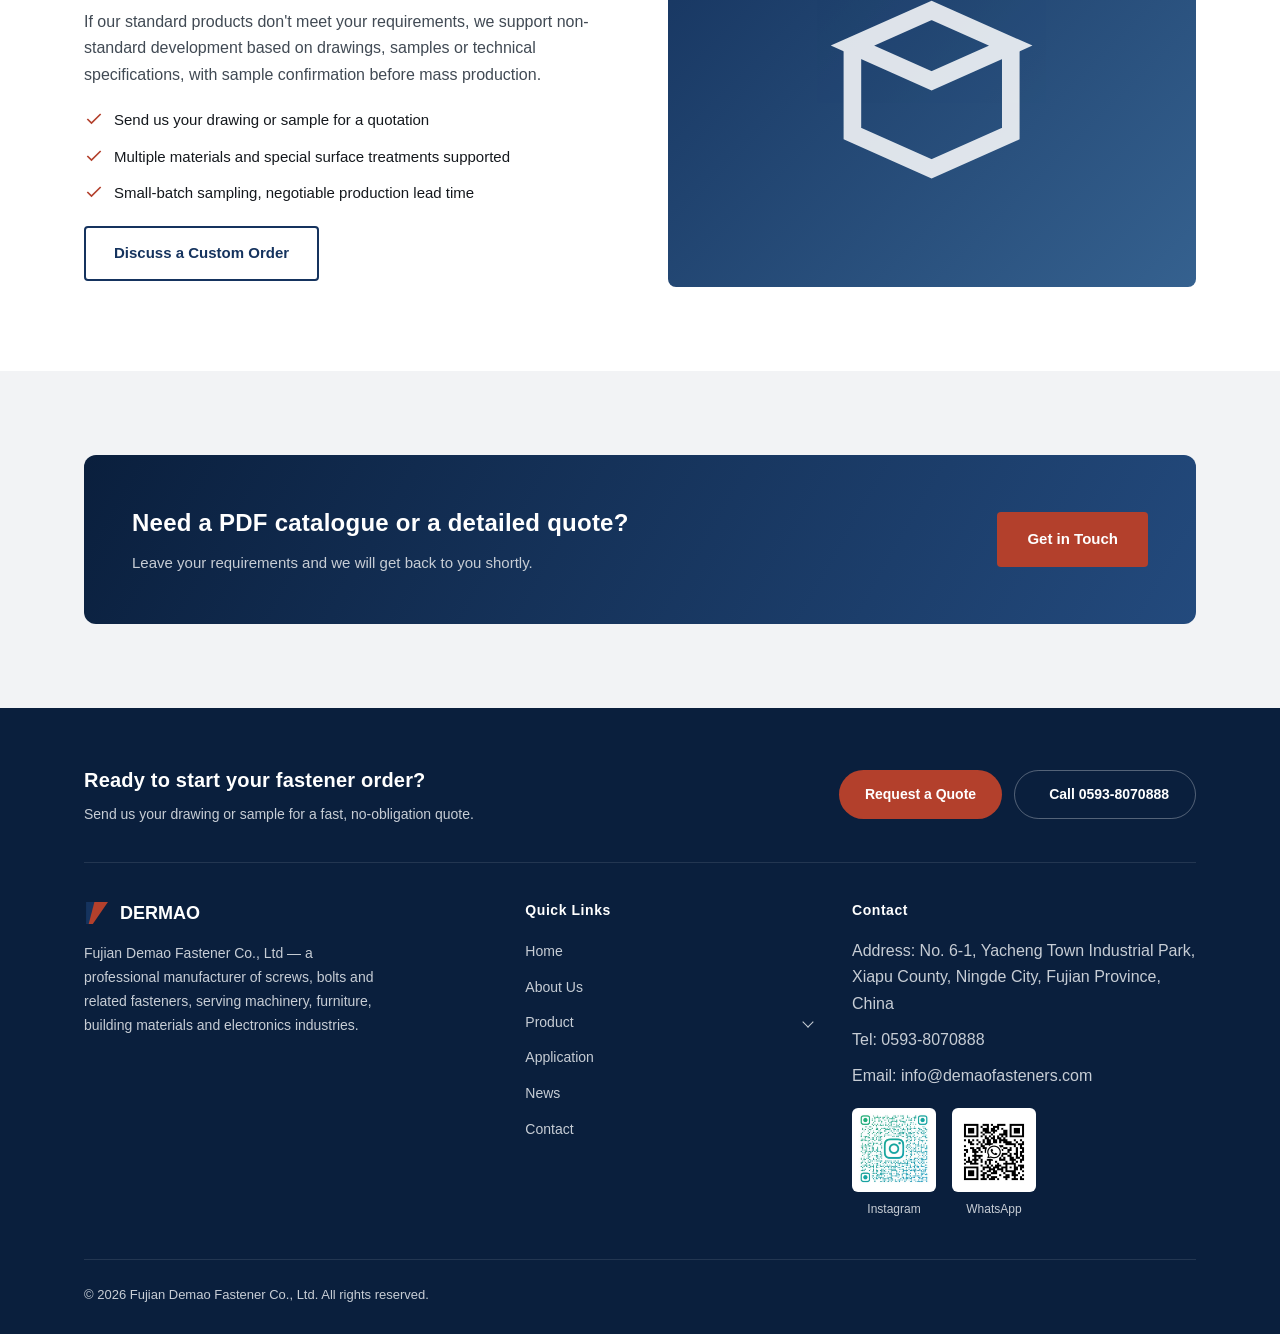
<file: products.html>
<!DOCTYPE html>
<html lang="en">
<head>
<meta charset="UTF-8" />
<meta name="viewport" content="width=device-width, initial-scale=1.0" />
<title>Product | Fujian Demao Fastener Co., Ltd</title>
<meta name="description" content="Fujian Demao Fastener product range: hexagon socket screws, set screws, hexagon head screws, combination screws, knitted screws and non-standard fasteners." />
<link rel="icon" href="data:image/svg+xml,%3Csvg xmlns=%27http://www.w3.org/2000/svg%27 viewBox=%270 0 100 100%27%3E%3Cpolygon points=%278,8 46,8 24,92 8,92%27 fill=%27%2315335e%27/%3E%3Cpolygon points=%2740,8 92,8 34,92 18,92%27 fill=%27%23b3402c%27/%3E%3C/svg%3E" />
<link rel="stylesheet" href="css/style.css" />
</head>
<body>

<div class="topbar">
  <div class="container topbar-inner">
    <span class="topbar-msg">Custom Fastener Manufacturing Since 2018 &middot; Sample Orders Welcome</span>
    <div class="topbar-contact">
      <a href="tel:+865938070888"><svg viewBox="0 0 24 24" fill="none" stroke="currentColor" stroke-width="2"><path d="M22 16.9v3a2 2 0 01-2.2 2 19.8 19.8 0 01-8.6-3.1 19.5 19.5 0 01-6-6A19.8 19.8 0 012.1 4.2 2 2 0 014.1 2h3a2 2 0 012 1.7c.1.9.3 1.8.6 2.7a2 2 0 01-.4 2.1L8 9.9a16 16 0 006 6l1.4-1.3a2 2 0 012.1-.4c.9.3 1.8.5 2.7.6a2 2 0 011.8 2z"></path></svg> 0593-8070888</a>
      <a href="contact.html"><svg viewBox="0 0 24 24" fill="none" stroke="currentColor" stroke-width="2"><rect x="2" y="4" width="20" height="16" rx="2"></rect><path d="M22 6l-10 7L2 6"></path></svg> Request a Quote</a>
    </div>
  </div>
</div>
<header class="site-header">
  <div class="container nav">
    <a href="index.html" class="brand">
      <span class="brand-mark">
        <svg viewBox="0 0 100 100" aria-hidden="true">
          <polygon points="8,8 46,8 24,92 8,92" fill="#15335e"></polygon>
          <polygon points="40,8 92,8 34,92 18,92" fill="#b3402c"></polygon>
        </svg>
      </span>
      <span>
        DERMAO
        <span class="brand-text-en">Fujian Demao Fastener Co., Ltd</span>
      </span>
    </a>
    <nav class="nav-links">
      <a href="index.html">Home</a>
      <a href="about.html">About Us</a>
      <a href="products.html" class="active">Product</a>
      <a href="application.html">Application</a>
      <a href="news.html">News</a>
      <a href="contact.html">Contact</a>
    </nav>
    <a href="tel:+865938070888" class="nav-phone"><svg viewBox="0 0 24 24" fill="none" stroke="currentColor" stroke-width="2"><path d="M22 16.9v3a2 2 0 01-2.2 2 19.8 19.8 0 01-8.6-3.1 19.5 19.5 0 01-6-6A19.8 19.8 0 012.1 4.2 2 2 0 014.1 2h3a2 2 0 012 1.7c.1.9.3 1.8.6 2.7a2 2 0 01-.4 2.1L8 9.9a16 16 0 006 6l1.4-1.3a2 2 0 012.1-.4c.9.3 1.8.5 2.7.6a2 2 0 011.8 2z"></path></svg> 0593-8070888</a>
    <div class="nav-cta">
      <a href="contact.html" class="btn btn-primary">Get a Quote</a>
    </div>
    <button class="nav-toggle" aria-label="Open menu">
      <span></span><span></span><span></span>
    </button>
  </div>
</header>

<section class="page-hero">
  <div class="container">
    <div class="eyebrow">Product</div>
    <h1>Screws, Bolts &amp; Related Fasteners</h1>
    <p>Six core product series, covering standard and non-standard specifications with custom development available.</p>
    <div class="breadcrumb">
      <a href="index.html">Home</a><span class="sep">/</span>Product
    </div>
  </div>
</section>

<section class="section">
  <div class="container">
    <div class="section-head">
      <div class="eyebrow">Product Categories</div>
      <h2>Six Core Series</h2>
      <p>Photographed from our own product samples.</p>
    </div>
    <div class="grid-4">
      <div class="product-card">
        <div class="product-thumb">
          <img src="images/products/hexagon-socket-screw.jpg" alt="Hexagon Socket Screw Series" loading="lazy" />
        </div>
        <div class="product-body">
          <h3>Hexagon Socket Screw Series</h3>
          <p>Socket head cap screws (cup head, flat cup, round cup) with hexagon internal drive, available in black oxide, nickel and zinc finishes.</p>
        </div>
      </div>
      <div class="product-card">
        <div class="product-thumb">
          <img src="images/products/socket-set-screw.jpg" alt="Socket Set Screw Series" loading="lazy" />
        </div>
        <div class="product-body">
          <h3>Socket Set Screw Series</h3>
          <p>Headless set screws (DIN 913/914/915/916 flat, cone, dog and cup point) used to lock components in place without protruding.</p>
        </div>
      </div>
      <div class="product-card">
        <div class="product-thumb">
          <img src="images/products/hexagon-head-screw.jpg" alt="Hexagon Head Screw Series" loading="lazy" />
        </div>
        <div class="product-body">
          <h3>Hexagon Head Screw Series</h3>
          <p>External hexagon head screws for high-torque assembly, common in machinery and structural connections.</p>
        </div>
      </div>
      <div class="product-card">
        <div class="product-thumb">
          <img src="images/products/combination-screw.jpg" alt="Combination Screw Series" loading="lazy" />
        </div>
        <div class="product-body">
          <h3>Combination Screw Series</h3>
          <p>Cup head or round cup screws pre-assembled with flat and spring washers, saving assembly time and ensuring consistent clamping force.</p>
        </div>
      </div>
      <div class="product-card">
        <div class="product-thumb">
          <img src="images/products/knitted-screw.jpg" alt="Knitting Machine Screws" loading="lazy" />
        </div>
        <div class="product-body">
          <h3>Knitting Machine Screws</h3>
          <p>A dedicated line of hex socket, cross-slot and adjustment screws engineered specifically for knitting machine components.</p>
        </div>
      </div>
      <div class="product-card">
        <div class="product-thumb">
          <img src="images/products/non-standard-screw.jpg" alt="Non-Standard Screw Series" loading="lazy" />
        </div>
        <div class="product-body">
          <h3>Non-Standard Screw Series</h3>
          <p>Custom-engineered fasteners &mdash; including flat/countersunk heads, large flat heads and expansion screws &mdash; produced to customer drawings or samples.</p>
        </div>
      </div>
    </div>
  </div>
</section>

<section class="section section-alt">
  <div class="container">
    <div class="section-head">
      <div class="eyebrow">More From Our Line</div>
      <h2>Additional Finishes &amp; Configurations</h2>
      <p>A few more examples from our sample photography &mdash; different cup shapes, finishes and combination styles.</p>
    </div>
    <div class="gallery-grid">
      <div class="gallery-item">
        <img src="images/products/flat-cup-zinc.jpg" alt="Flat cup countersunk screws, zinc plated finish" loading="lazy" />
        <div class="gallery-caption">Flat cup &mdash; zinc plated</div>
      </div>
      <div class="gallery-item">
        <img src="images/products/round-cup-combination.jpg" alt="Round cup screws with washer combination" loading="lazy" />
        <div class="gallery-caption">Round cup &mdash; washer combination</div>
      </div>
      <div class="gallery-item">
        <img src="images/products/flat-head-detail.jpg" alt="Large flat head screw detail" loading="lazy" />
        <div class="gallery-caption">Large flat head detail</div>
      </div>
    </div>
  </div>
</section>

<section class="section">
  <div class="container">
    <div class="section-head">
      <div class="eyebrow">Specifications</div>
      <h2>General Specification Reference</h2>
      <p><span class="placeholder-note">Sample data — please replace with your actual specification ranges</span></p>
    </div>
    <div class="table-scroll">
      <table class="spec-table">
        <thead>
          <tr>
            <th>Product</th>
            <th>Size Range</th>
            <th>Material</th>
            <th>Strength Grade</th>
            <th>Surface Finish</th>
          </tr>
        </thead>
        <tbody>
          <tr><td>Hexagon Socket Screw</td><td>M2 &ndash; M24</td><td>Carbon Steel / Stainless Steel</td><td>8.8 / 10.9</td><td>Zinc Plated / Black Oxide</td></tr>
          <tr><td>Socket Set Screw</td><td>M2 &ndash; M20</td><td>Carbon Steel / Stainless Steel</td><td>45# / Alloy Steel</td><td>Zinc Plated / Black Oxide</td></tr>
          <tr><td>Hexagon Head Screw</td><td>M6 &ndash; M36</td><td>Carbon Steel / Alloy Steel</td><td>8.8 / 10.9 / 12.9</td><td>Zinc Plated / Dacromet</td></tr>
          <tr><td>Combination Screw</td><td>M2 &ndash; M10</td><td>Carbon Steel / Stainless Steel</td><td>4.8</td><td>Zinc Plated / Nickel Plated</td></tr>
          <tr><td>Knitted Screw</td><td>M1.6 &ndash; M10</td><td>Carbon Steel / Stainless Steel</td><td>&mdash;</td><td>Zinc Plated</td></tr>
          <tr><td>Non-Standard Screw</td><td>Per drawing</td><td>Per requirement</td><td>Per requirement</td><td>Per requirement</td></tr>
        </tbody>
      </table>
    </div>
  </div>
</section>

<section class="section">
  <div class="container">
    <div class="split">
      <div>
        <div class="eyebrow" style="color:#8f3323">Custom Service</div>
        <h2>Made to Drawing / Sample</h2>
        <p>If our standard products don't meet your requirements, we support non-standard development based on drawings, samples or technical specifications, with sample confirmation before mass production.</p>
        <ul class="checklist">
          <li><svg viewBox="0 0 24 24" fill="none" stroke="currentColor" stroke-width="2"><path d="M20 6L9 17l-5-5"></path></svg> Send us your drawing or sample for a quotation</li>
          <li><svg viewBox="0 0 24 24" fill="none" stroke="currentColor" stroke-width="2"><path d="M20 6L9 17l-5-5"></path></svg> Multiple materials and special surface treatments supported</li>
          <li><svg viewBox="0 0 24 24" fill="none" stroke="currentColor" stroke-width="2"><path d="M20 6L9 17l-5-5"></path></svg> Small-batch sampling, negotiable production lead time</li>
        </ul>
        <a href="contact.html" class="btn btn-outline-navy" style="margin-top:8px">Discuss a Custom Order</a>
      </div>
      <div class="split-media">
        <svg viewBox="0 0 24 24" fill="none" stroke="currentColor" stroke-width="2"><path d="M3 7l9-4 9 4-9 4-9-4z"></path><path d="M3 7v10l9 4 9-4V7"></path></svg>
      </div>
    </div>
  </div>
</section>

<section class="section section-alt">
  <div class="container">
    <div class="cta-band">
      <div>
        <h3>Need a PDF catalogue or a detailed quote?</h3>
        <p>Leave your requirements and we will get back to you shortly.</p>
      </div>
      <a href="contact.html" class="btn btn-primary">Get in Touch</a>
    </div>
  </div>
</section>

<footer class="site-footer">
  <div class="container">
    <div class="footer-cta-row">
      <div>
        <h3>Ready to start your fastener order?</h3>
        <p>Send us your drawing or sample for a fast, no-obligation quote.</p>
      </div>
      <div class="footer-cta-buttons">
        <a href="contact.html" class="btn-pill btn-pill-accent">Request a Quote</a>
        <a href="tel:+865938070888" class="btn-pill btn-pill-outline"><svg viewBox="0 0 24 24" fill="none" stroke="currentColor" stroke-width="2"><path d="M22 16.9v3a2 2 0 01-2.2 2 19.8 19.8 0 01-8.6-3.1 19.5 19.5 0 01-6-6A19.8 19.8 0 012.1 4.2 2 2 0 014.1 2h3a2 2 0 012 1.7c.1.9.3 1.8.6 2.7a2 2 0 01-.4 2.1L8 9.9a16 16 0 006 6l1.4-1.3a2 2 0 012.1-.4c.9.3 1.8.5 2.7.6a2 2 0 011.8 2z"></path></svg> Call 0593-8070888</a>
      </div>
    </div>
    <div class="footer-grid">
      <div>
        <div class="footer-brand">
          <span class="brand-mark"><svg viewBox="0 0 100 100" aria-hidden="true">
          <polygon points="8,8 46,8 24,92 8,92" fill="#15335e"></polygon>
          <polygon points="40,8 92,8 34,92 18,92" fill="#b3402c"></polygon>
        </svg></span>
          DERMAO
        </div>
        <p class="footer-desc">Fujian Demao Fastener Co., Ltd — a professional manufacturer of screws, bolts and related fasteners, serving machinery, furniture, building materials and electronics industries.</p>
      </div>
      <div class="footer-col">
        <h4>Quick Links</h4>
        <ul>
          <li><a href="index.html">Home</a></li>
          <li><a href="about.html">About Us</a></li>
          <li>
            <details class="footer-dropdown">
              <summary>Product</summary>
              <ul class="footer-submenu">
                <li><a href="products.html">All Products</a></li>
                <li><a href="products.html">Hexagon Socket Screw</a></li>
                <li><a href="products.html">Socket Set Screw</a></li>
                <li><a href="products.html">Hexagon Head Screw</a></li>
                <li><a href="products.html">Combination Screw</a></li>
                <li><a href="products.html">Knitted Screw</a></li>
                <li><a href="products.html">Non-Standard Screw</a></li>
              </ul>
            </details>
          </li>
          <li><a href="application.html">Application</a></li>
          <li><a href="news.html">News</a></li>
          <li><a href="contact.html">Contact</a></li>
        </ul>
      </div>
      <div class="footer-col">
        <h4>Contact</h4>
        <ul>
          <li>Address: No. 6-1, Yacheng Town Industrial Park, Xiapu County, Ningde City, Fujian Province, China</li>
          <li>Tel: 0593-8070888</li>
          <li>Email: info@demaofasteners.com</li>
        </ul>
        <div class="footer-qr-row">
          <div class="footer-qr-item">
            <img src="images/contact/qr-instagram.jpg" alt="Instagram QR code" loading="lazy" />
            <span>Instagram</span>
          </div>
          <div class="footer-qr-item">
            <img src="images/contact/qr-whatsapp.jpg" alt="WhatsApp QR code" loading="lazy" />
            <span>WhatsApp</span>
          </div>
        </div>
      </div>
    </div>
    <div class="footer-bottom">
      <span>&copy; <span id="year">2026</span> Fujian Demao Fastener Co., Ltd. All rights reserved.</span>
    </div>
  </div>
</footer>

<script src="js/main.js"></script>
</body>
</html>
</file>
<file: css/style.css>
/* ==========================================================================
   Fujian Demao Fastener Co., Ltd — 网站样式
   配色：深蓝 #16324f（专业/工业） + 灰白 #f4f5f7（背景） + 橙色 #e8622c（强调）
   ========================================================================== */

:root {
  --navy-900: #0a1f3d;
  --navy-800: #15335e;
  --navy-700: #234a7d;
  --navy-600: #35618f;
  --steel-100: #f2f3f5;
  --steel-200: #e1e4e8;
  --steel-300: #c7cdd5;
  --steel-500: #77828f;
  --steel-700: #414a54;
  --ink-900: #14181d;
  --accent-500: #b3402c;
  --accent-600: #8f3323;
  --white: #ffffff;
  --dark-950: #07090c;
  --dark-900: #10141a;
  --dark-800: #191f27;
  --divider-dark: rgba(255, 255, 255, 0.14);
  --radius: 8px;
  --shadow-sm: 0 1px 3px rgba(15, 39, 64, 0.08), 0 1px 2px rgba(15, 39, 64, 0.06);
  --shadow-md: 0 6px 20px rgba(15, 39, 64, 0.12);
  --shadow-lg: 0 20px 50px rgba(15, 39, 64, 0.18);
  --container: 1160px;
  --font-sans: -apple-system, BlinkMacSystemFont, "Segoe UI", Roboto, "Helvetica Neue",
    Arial, sans-serif;
}

* { box-sizing: border-box; }
html { scroll-behavior: smooth; }

body {
  margin: 0;
  font-family: var(--font-sans);
  color: var(--ink-900);
  background: var(--white);
  line-height: 1.65;
  -webkit-font-smoothing: antialiased;
}

img { max-width: 100%; display: block; }
a { color: inherit; text-decoration: none; }
ul { margin: 0; padding: 0; list-style: none; }
h1, h2, h3, h4 { margin: 0; font-weight: 700; letter-spacing: 0.01em; }
p { margin: 0; }

.container {
  max-width: var(--container);
  margin: 0 auto;
  padding: 0 24px;
}

.placeholder-note {
  display: inline-block;
  font-size: 12px;
  color: var(--accent-600);
  background: #fdece4;
  border: 1px dashed var(--accent-500);
  border-radius: 4px;
  padding: 2px 8px;
  margin-left: 8px;
  vertical-align: middle;
}

/* ---------- Buttons ---------- */
.btn {
  display: inline-flex;
  align-items: center;
  gap: 8px;
  padding: 13px 28px;
  border-radius: 4px;
  font-weight: 600;
  font-size: 15px;
  border: 2px solid transparent;
  cursor: pointer;
  transition: transform 0.15s ease, box-shadow 0.15s ease, background 0.15s ease, color 0.15s ease;
}
.btn-primary {
  background: var(--accent-500);
  color: var(--white);
}
.btn-primary:hover { background: var(--accent-600); transform: translateY(-1px); box-shadow: var(--shadow-md); }
.btn-outline {
  background: transparent;
  border-color: rgba(255, 255, 255, 0.55);
  color: var(--white);
}
.btn-outline:hover { background: rgba(255, 255, 255, 0.12); }
.btn-outline-navy {
  background: transparent;
  border-color: var(--navy-800);
  color: var(--navy-800);
}
.btn-outline-navy:hover { background: var(--navy-800); color: var(--white); }

/* ---------- Promo topbar ---------- */
.topbar {
  background: var(--dark-950);
  color: rgba(255, 255, 255, 0.72);
  font-size: 12.5px;
}
.topbar-inner {
  display: flex;
  align-items: center;
  justify-content: space-between;
  height: 36px;
  gap: 16px;
}
.topbar-msg { white-space: nowrap; overflow: hidden; text-overflow: ellipsis; }
.topbar-contact { display: flex; align-items: center; gap: 20px; flex-shrink: 0; }
.topbar-contact a {
  display: inline-flex;
  align-items: center;
  gap: 6px;
  color: rgba(255, 255, 255, 0.85);
  font-weight: 600;
  white-space: nowrap;
  transition: color 0.15s ease;
}
.topbar-contact a svg { width: 13px; height: 13px; flex-shrink: 0; }
.topbar-contact a:hover { color: var(--accent-500); }

/* ---------- Header / Nav ---------- */
.site-header {
  position: sticky;
  top: 0;
  z-index: 100;
  background: var(--white);
  border-bottom: 1px solid var(--steel-200);
}
.nav-phone {
  display: inline-flex;
  align-items: center;
  gap: 8px;
  font-size: 14px;
  font-weight: 700;
  color: var(--navy-900);
  padding: 0 16px;
  white-space: nowrap;
}
.nav-phone svg {
  width: 30px;
  height: 30px;
  padding: 7px;
  border-radius: 50%;
  background: var(--steel-100);
  color: var(--navy-800);
  flex-shrink: 0;
}
.nav {
  display: flex;
  align-items: center;
  justify-content: space-between;
  height: 76px;
}
.brand {
  display: flex;
  align-items: center;
  gap: 12px;
  font-weight: 800;
  font-size: 20px;
  color: var(--navy-900);
}
.brand-mark {
  width: 34px;
  height: 34px;
  display: flex;
  align-items: center;
  justify-content: center;
  flex-shrink: 0;
}
.brand-mark svg { width: 100%; height: 100%; }
.footer-brand .brand-mark { width: 26px; height: 26px; }
.brand-text-en {
  display: block;
  font-size: 11px;
  font-weight: 500;
  letter-spacing: 0.12em;
  color: var(--steel-500);
  text-transform: uppercase;
}
.nav-links {
  display: flex;
  align-items: center;
  gap: 4px;
}
.nav-links a {
  padding: 10px 13px;
  font-size: 14px;
  font-weight: 500;
  color: var(--navy-800);
  border-radius: 4px;
  transition: background 0.15s ease, color 0.15s ease;
  white-space: nowrap;
}
.nav-links a:hover { background: var(--steel-100); }
.nav-links a.active { color: var(--accent-600); font-weight: 700; }
.nav-cta { margin-left: 10px; flex-shrink: 0; }
.nav-cta .btn-primary { padding: 10px 18px; font-size: 14px; white-space: nowrap; }

.nav-toggle {
  display: none;
  flex-direction: column;
  gap: 5px;
  background: none;
  border: none;
  cursor: pointer;
  padding: 8px;
}
.nav-toggle span {
  width: 24px;
  height: 2px;
  background: var(--navy-900);
  display: block;
}

/* ---------- Hero ---------- */
.hero {
  position: relative;
  background: linear-gradient(120deg, var(--navy-900) 0%, var(--navy-800) 55%, var(--navy-700) 100%);
  color: var(--white);
  overflow: hidden;
}
.hero.hero-photo {
  background-size: cover;
  background-position: center 60%;
}
.hero::before {
  content: "";
  position: absolute;
  inset: 0;
  background-image:
    linear-gradient(rgba(255,255,255,0.05) 1px, transparent 1px),
    linear-gradient(90deg, rgba(255,255,255,0.05) 1px, transparent 1px);
  background-size: 48px 48px;
  mask-image: linear-gradient(180deg, rgba(0,0,0,0.9), transparent 85%);
}
.hero-bolt {
  position: absolute;
  opacity: 0.10;
  z-index: 0;
}
.hero-bolt.b1 { width: 320px; right: -60px; top: -60px; transform: rotate(18deg); }
.hero-bolt.b2 { width: 200px; right: 12%; bottom: -80px; transform: rotate(-25deg); }
.hero-inner {
  position: relative;
  z-index: 1;
  padding: 108px 0 92px;
  max-width: 620px;
}
.eyebrow {
  display: inline-flex;
  align-items: center;
  gap: 8px;
  font-size: 13px;
  font-weight: 700;
  letter-spacing: 0.14em;
  text-transform: uppercase;
  color: var(--accent-500);
  margin-bottom: 18px;
}
.eyebrow::before { content: ""; width: 24px; height: 2px; background: var(--accent-500); }
.hero h1 {
  font-size: 44px;
  line-height: 1.25;
  margin-bottom: 20px;
}
.hero h1 span { color: var(--accent-500); }
.hero-sub {
  font-size: 17px;
  color: var(--steel-300);
  max-width: 520px;
  margin-bottom: 32px;
}
.hero-actions { display: flex; gap: 14px; flex-wrap: wrap; }

.hero-stats {
  display: grid;
  grid-template-columns: 1fr 1fr;
  gap: 16px;
}
.stat-card {
  background: rgba(255, 255, 255, 0.06);
  border: 1px solid rgba(255, 255, 255, 0.12);
  border-radius: var(--radius);
  padding: 22px 20px;
  backdrop-filter: blur(6px);
}
.stat-card .num {
  font-size: 30px;
  font-weight: 800;
  color: var(--white);
  display: flex;
  align-items: baseline;
  gap: 2px;
}
.stat-card .num .unit { font-size: 16px; color: var(--accent-500); font-weight: 700; }
.stat-card .label { font-size: 13px; color: var(--steel-300); margin-top: 6px; }

/* ---------- Trust strip ---------- */
.trust-strip {
  background: var(--white);
  border-bottom: 1px solid var(--steel-200);
}
.trust-strip-inner {
  display: flex;
  align-items: center;
  justify-content: space-between;
  flex-wrap: wrap;
  gap: 18px;
  padding: 22px 0;
}
.trust-item {
  display: flex;
  align-items: center;
  gap: 10px;
  font-size: 14px;
  font-weight: 700;
  color: var(--navy-900);
}
.trust-item svg { width: 22px; height: 22px; color: var(--accent-500); flex-shrink: 0; }

/* ---------- Category band (dark) ---------- */
.category-band { background: var(--dark-950); padding: 72px 0; }
.section-head.section-head--dark h2 { color: var(--white); }
.section-head.section-head--dark p { color: rgba(255, 255, 255, 0.6); }
.cat-badge-row {
  display: grid;
  grid-template-columns: repeat(6, 1fr);
  gap: 18px;
}
.cat-badge {
  display: flex;
  flex-direction: column;
  align-items: center;
  text-align: center;
  gap: 14px;
  padding: 20px 10px;
  border-radius: var(--radius);
  transition: background 0.2s ease, transform 0.2s ease;
}
.cat-badge:hover { background: rgba(255, 255, 255, 0.05); transform: translateY(-3px); }
.cat-badge-icon {
  width: 64px;
  height: 64px;
  border-radius: 50%;
  background: var(--dark-800);
  border: 1px solid var(--divider-dark);
  display: flex;
  align-items: center;
  justify-content: center;
  flex-shrink: 0;
}
.cat-badge-icon svg { width: 28px; height: 28px; color: var(--accent-500); }
.cat-badge-label { font-size: 13px; font-weight: 700; color: var(--white); line-height: 1.4; }

/* ---------- Stat band (dark, divided) ---------- */
.stat-band { background: var(--dark-900); }
.stat-band-row {
  display: flex;
  align-items: stretch;
}
.stat-band-item {
  flex: 1;
  text-align: center;
  padding: 52px 20px;
  border-left: 1px solid var(--divider-dark);
}
.stat-band-item:first-child { border-left: none; }
.stat-band-item .num {
  font-size: 34px;
  font-weight: 800;
  color: var(--white);
  display: flex;
  align-items: baseline;
  justify-content: center;
  gap: 2px;
}
.stat-band-item .num .unit { font-size: 18px; color: var(--accent-500); font-weight: 700; }
.stat-band-item .num.num-sm { font-size: 22px; }
.stat-band-item .label {
  font-size: 13px;
  color: rgba(255, 255, 255, 0.6);
  margin-top: 8px;
  text-transform: uppercase;
  letter-spacing: 0.06em;
}

/* ---------- Footer pill CTA ---------- */
.footer-cta-row {
  display: flex;
  align-items: center;
  justify-content: space-between;
  flex-wrap: wrap;
  gap: 20px;
  padding-bottom: 36px;
  margin-bottom: 36px;
  border-bottom: 1px solid rgba(255, 255, 255, 0.1);
}
.footer-cta-row h3 { color: var(--white); font-size: 20px; margin-bottom: 6px; }
.footer-cta-row p { font-size: 14px; color: var(--steel-300); }
.footer-cta-buttons { display: flex; gap: 12px; flex-wrap: wrap; }
.btn-pill {
  display: inline-flex;
  align-items: center;
  gap: 8px;
  padding: 12px 26px;
  border-radius: 999px;
  font-weight: 700;
  font-size: 14px;
  white-space: nowrap;
  transition: transform 0.15s ease, box-shadow 0.15s ease, background 0.15s ease;
}
.btn-pill-accent { background: var(--accent-500); color: var(--white); }
.btn-pill-accent:hover { background: var(--accent-600); transform: translateY(-1px); box-shadow: var(--shadow-md); }
.btn-pill-outline { border: 1px solid rgba(255, 255, 255, 0.3); color: var(--white); }
.btn-pill-outline:hover { background: rgba(255, 255, 255, 0.1); }

/* ---------- Section shells ---------- */
.section { padding: 84px 0; }
.section-alt { background: var(--steel-100); }
.section-head {
  max-width: 640px;
  margin: 0 auto 48px;
  text-align: center;
}
.section-head .eyebrow { color: var(--accent-600); justify-content: center; }
.section-head .eyebrow::before { display: none; }
.section-head h2 { font-size: 32px; color: var(--navy-900); margin-bottom: 14px; }
.section-head p { color: var(--steel-700); font-size: 16px; }

/* ---------- Product grid ---------- */
.grid-3 { display: grid; grid-template-columns: repeat(3, 1fr); gap: 24px; }
.grid-2 { display: grid; grid-template-columns: repeat(2, 1fr); gap: 24px; max-width: 720px; margin: 0 auto; }
.grid-4 { display: grid; grid-template-columns: repeat(4, 1fr); gap: 20px; }

.product-card {
  background: var(--white);
  border: 1px solid var(--steel-200);
  border-radius: var(--radius);
  overflow: hidden;
  transition: transform 0.2s ease, box-shadow 0.2s ease;
}
.product-card:hover { transform: translateY(-4px); box-shadow: var(--shadow-md); }
.product-thumb {
  height: 170px;
  background: linear-gradient(135deg, var(--steel-100), var(--steel-200));
  display: flex;
  align-items: center;
  justify-content: center;
  overflow: hidden;
}
.product-thumb svg { width: 64px; height: 64px; color: var(--navy-700); }
.product-thumb img {
  width: 100%;
  height: 100%;
  object-fit: cover;
  transition: transform 0.35s ease;
}
.product-card:hover .product-thumb img { transform: scale(1.06); }
.product-body { padding: 22px; }
.product-body h3 { font-size: 18px; color: var(--navy-900); margin-bottom: 8px; }
.product-body p { font-size: 14px; color: var(--steel-700); margin-bottom: 14px; }
.product-link {
  font-size: 14px;
  font-weight: 700;
  color: var(--accent-600);
  display: inline-flex;
  align-items: center;
  gap: 6px;
}

/* ---------- Photo gallery ---------- */
.gallery-grid {
  display: grid;
  grid-template-columns: repeat(3, 1fr);
  gap: 16px;
}
.gallery-item {
  border-radius: var(--radius);
  overflow: hidden;
  aspect-ratio: 4 / 3;
  position: relative;
  box-shadow: var(--shadow-sm);
}
.gallery-item.wide { grid-column: span 2; }
.gallery-item.tall { grid-row: span 2; aspect-ratio: auto; }
.gallery-item img {
  width: 100%;
  height: 100%;
  object-fit: cover;
  display: block;
  transition: transform 0.35s ease;
}
.gallery-item:hover img { transform: scale(1.05); }
.gallery-caption {
  position: absolute;
  left: 0; right: 0; bottom: 0;
  padding: 10px 14px;
  font-size: 13px;
  font-weight: 600;
  color: var(--white);
  background: linear-gradient(0deg, rgba(14,44,102,0.85), rgba(14,44,102,0));
}

/* ---------- Feature card with photo ---------- */
.feature-card.photo-card { padding: 0; overflow: hidden; }
.feature-card.photo-card .feature-photo { height: 160px; overflow: hidden; }
.feature-card.photo-card .feature-photo img { width: 100%; height: 100%; object-fit: cover; display: block; }
.feature-card.photo-card .feature-card-body { padding: 22px 22px 26px; }
.feature-card.photo-card .feature-icon { margin-top: -46px; margin-bottom: 14px; border: 3px solid var(--white); }

/* ---------- Feature list ---------- */
.feature-card {
  background: var(--white);
  border-radius: var(--radius);
  padding: 28px 24px;
  border: 1px solid var(--steel-200);
}
.feature-icon {
  width: 48px;
  height: 48px;
  border-radius: 10px;
  background: var(--navy-800);
  display: flex;
  align-items: center;
  justify-content: center;
  margin-bottom: 18px;
}
.feature-icon svg { width: 24px; height: 24px; color: var(--white); }
.feature-card h3 { font-size: 17px; color: var(--navy-900); margin-bottom: 8px; }
.feature-card p { font-size: 14px; color: var(--steel-700); }

/* ---------- Split section ---------- */
.split {
  display: grid;
  grid-template-columns: 1fr 1fr;
  gap: 56px;
  align-items: center;
}
.split-media {
  aspect-ratio: 4 / 3;
  border-radius: var(--radius);
  background: linear-gradient(135deg, var(--navy-800), var(--navy-600));
  position: relative;
  overflow: hidden;
  display: flex;
  align-items: center;
  justify-content: center;
}
.split-media svg { width: 40%; opacity: 0.85; color: var(--white); }
.split-media img { width: 100%; height: 100%; object-fit: cover; display: block; }
.split h2 { font-size: 30px; color: var(--navy-900); margin-bottom: 16px; }
.split p { color: var(--steel-700); margin-bottom: 16px; }
.split .checklist { margin-top: 20px; }
.split .checklist li {
  display: flex;
  align-items: flex-start;
  gap: 10px;
  font-size: 15px;
  color: var(--ink-900);
  margin-bottom: 12px;
}
.split .checklist svg { width: 20px; height: 20px; color: var(--accent-500); flex-shrink: 0; margin-top: 1px; }

/* ---------- Timeline (About) ---------- */
.timeline { position: relative; margin-top: 40px; }
.timeline::before {
  content: "";
  position: absolute;
  left: 20px;
  top: 6px;
  bottom: 6px;
  width: 2px;
  background: var(--steel-300);
}
.timeline-item { position: relative; padding-left: 56px; margin-bottom: 32px; }
.timeline-item:last-child { margin-bottom: 0; }
.timeline-dot {
  position: absolute;
  left: 12px;
  top: 2px;
  width: 18px;
  height: 18px;
  border-radius: 50%;
  background: var(--accent-500);
  border: 3px solid var(--white);
  box-shadow: 0 0 0 2px var(--steel-300);
}
.timeline-item .year { font-size: 14px; font-weight: 800; color: var(--accent-600); margin-bottom: 4px; }
.timeline-item h4 { font-size: 17px; color: var(--navy-900); margin-bottom: 6px; }
.timeline-item p { font-size: 14px; color: var(--steel-700); }

/* ---------- Certifications ---------- */
.cert-row { display: grid; grid-template-columns: repeat(5, 1fr); gap: 16px; }
.cert-badge {
  border: 1px dashed var(--steel-300);
  border-radius: var(--radius);
  padding: 22px 12px;
  text-align: center;
  color: var(--steel-500);
}
.cert-badge svg { width: 32px; height: 32px; margin: 0 auto 10px; color: var(--steel-500); }
.cert-badge span { display: block; font-size: 13px; font-weight: 600; }

.cert-gallery { display: grid; grid-template-columns: repeat(2, 1fr); gap: 24px; }
.cert-card {
  background: var(--white);
  border: 1px solid var(--steel-200);
  border-radius: var(--radius);
  overflow: hidden;
  transition: transform 0.2s ease, box-shadow 0.2s ease;
}
.cert-card:hover { transform: translateY(-4px); box-shadow: var(--shadow-md); }
.cert-card-media {
  display: block;
  background: var(--steel-100);
  padding: 20px;
}
.cert-card-media img {
  width: 100%;
  height: 340px;
  object-fit: contain;
  display: block;
}
.cert-card-body { padding: 20px 22px 22px; }
.cert-card-body h3 { font-size: 17px; color: var(--navy-900); margin-bottom: 10px; }
.cert-meta { list-style: none; padding: 0; margin: 0 0 14px; }
.cert-meta li { font-size: 13px; color: var(--steel-700); line-height: 1.7; }
.cert-meta li strong { color: var(--navy-900); font-weight: 700; }
.cert-view-link {
  font-size: 14px;
  font-weight: 700;
  color: var(--accent-600);
  display: inline-flex;
  align-items: center;
  gap: 6px;
}
@media (max-width: 720px) {
  .cert-gallery { grid-template-columns: 1fr; }
}

/* ---------- Table (Products spec) ---------- */
.spec-table {
  width: 100%;
  border-collapse: collapse;
  background: var(--white);
  border: 1px solid var(--steel-200);
  border-radius: var(--radius);
  overflow: hidden;
}
.spec-table th, .spec-table td {
  padding: 14px 18px;
  text-align: left;
  font-size: 14px;
  border-bottom: 1px solid var(--steel-200);
}
.spec-table th {
  background: var(--navy-800);
  color: var(--white);
  font-weight: 700;
}
.spec-table tr:last-child td { border-bottom: none; }
.spec-table tr:nth-child(even) td { background: var(--steel-100); }
.table-scroll { overflow-x: auto; border-radius: var(--radius); }

/* ---------- CTA band ---------- */
.cta-band {
  background: linear-gradient(120deg, var(--navy-900), var(--navy-700));
  color: var(--white);
  border-radius: 12px;
  padding: 48px;
  display: flex;
  align-items: center;
  justify-content: space-between;
  gap: 24px;
  flex-wrap: wrap;
}
.cta-band h3 { font-size: 24px; margin-bottom: 8px; }
.cta-band p { color: var(--steel-300); font-size: 15px; }

/* ---------- Contact page ---------- */
.contact-grid { display: grid; grid-template-columns: 0.9fr 1.1fr; gap: 48px; }
.contact-info-card {
  background: var(--navy-900);
  color: var(--white);
  border-radius: var(--radius);
  padding: 36px;
}
.contact-info-card h3 { font-size: 20px; margin-bottom: 24px; }
.contact-row { display: flex; gap: 14px; margin-bottom: 22px; align-items: flex-start; }
.contact-row .ic {
  width: 40px; height: 40px; border-radius: 8px;
  background: rgba(255,255,255,0.1);
  display: flex; align-items: center; justify-content: center;
  flex-shrink: 0;
}
.contact-row .ic svg { width: 20px; height: 20px; color: var(--accent-500); }
.contact-row .label { font-size: 12px; color: var(--steel-300); margin-bottom: 3px; text-transform: uppercase; letter-spacing: 0.06em; }
.contact-row .value { font-size: 15px; font-weight: 600; }
.map-placeholder {
  margin-top: 28px;
  height: 160px;
  border-radius: var(--radius);
  background: repeating-linear-gradient(45deg, rgba(255,255,255,0.05), rgba(255,255,255,0.05) 10px, transparent 10px, transparent 20px);
  border: 1px dashed rgba(255,255,255,0.25);
  display: flex; align-items: center; justify-content: center;
  font-size: 13px; color: var(--steel-300);
  text-align: center; padding: 16px;
}
.map-placeholder.map-placeholder--photo {
  padding: 0;
  border: 1px solid rgba(255,255,255,0.2);
  overflow: hidden;
  background: none;
}
.map-placeholder.map-placeholder--photo img {
  width: 100%;
  height: 100%;
  object-fit: cover;
  display: block;
}

.contact-form {
  background: var(--white);
  border: 1px solid var(--steel-200);
  border-radius: var(--radius);
  padding: 36px;
}
.form-grid { display: grid; grid-template-columns: 1fr 1fr; gap: 18px; }
.form-field { margin-bottom: 18px; }
.form-field.full { grid-column: 1 / -1; }
.form-field label {
  display: block;
  font-size: 13px;
  font-weight: 700;
  color: var(--navy-900);
  margin-bottom: 6px;
}
.form-field input,
.form-field select,
.form-field textarea {
  width: 100%;
  padding: 12px 14px;
  border: 1px solid var(--steel-300);
  border-radius: 6px;
  font-family: inherit;
  font-size: 14px;
  color: var(--ink-900);
  background: var(--white);
  transition: border-color 0.15s ease, box-shadow 0.15s ease;
}
.form-field input:focus,
.form-field select:focus,
.form-field textarea:focus {
  outline: none;
  border-color: var(--navy-600);
  box-shadow: 0 0 0 3px rgba(44, 84, 130, 0.15);
}
.form-field textarea { resize: vertical; min-height: 120px; }
.form-note {
  font-size: 12px;
  color: var(--steel-500);
  margin-top: 8px;
}
.form-status {
  margin-top: 14px;
  font-size: 14px;
  font-weight: 600;
  display: none;
}
.form-status.show { display: block; }
.form-status.ok { color: #1c7c3f; }
.form-status.error { color: var(--accent-500); }

/* ---------- Footer ---------- */
.site-footer {
  background: var(--navy-900);
  color: var(--steel-300);
  padding: 56px 0 28px;
}
.footer-grid {
  display: grid;
  grid-template-columns: 1.4fr 1fr 1.2fr;
  gap: 40px;
  padding-bottom: 40px;
  border-bottom: 1px solid rgba(255,255,255,0.1);
}
.footer-brand { display: flex; align-items: center; gap: 10px; color: var(--white); font-weight: 800; font-size: 18px; margin-bottom: 14px; }
.footer-desc { font-size: 14px; line-height: 1.7; max-width: 300px; }
.footer-col h4 { font-size: 14px; color: var(--white); margin-bottom: 16px; letter-spacing: 0.04em; }
.footer-col ul li { margin-bottom: 10px; }
.footer-col a { font-size: 14px; transition: color 0.15s ease; }
.footer-col a:hover { color: var(--accent-500); }
.footer-dropdown summary {
  cursor: pointer;
  font-size: 14px;
  color: var(--steel-300);
  list-style: none;
  display: flex;
  align-items: center;
  justify-content: space-between;
  transition: color 0.15s ease;
}
.footer-dropdown summary::-webkit-details-marker { display: none; }
.footer-dropdown summary:hover { color: var(--accent-500); }
.footer-dropdown summary::after {
  content: "";
  width: 7px;
  height: 7px;
  border-right: 1.5px solid currentColor;
  border-bottom: 1.5px solid currentColor;
  transform: rotate(45deg);
  transition: transform 0.2s ease;
  margin-left: 8px;
  flex-shrink: 0;
}
.footer-dropdown[open] summary::after { transform: rotate(-135deg); }
.footer-submenu {
  margin: 10px 0 4px;
  padding-left: 14px;
  border-left: 1px solid rgba(255, 255, 255, 0.15);
}
.footer-submenu li { margin-bottom: 8px; }
.footer-submenu a { font-size: 13px; color: var(--steel-300); opacity: 0.85; }
.footer-submenu a:hover { opacity: 1; }

.footer-qr-row { display: flex; gap: 16px; margin-top: 18px; }
.footer-qr-item { text-align: center; }
.footer-qr-item img {
  width: 84px;
  height: 84px;
  border-radius: 6px;
  background: var(--white);
  padding: 4px;
  display: block;
}
.footer-qr-item span { display: block; margin-top: 8px; font-size: 12px; color: var(--steel-300); }
.footer-bottom {
  padding-top: 24px;
  display: flex;
  justify-content: space-between;
  align-items: center;
  font-size: 13px;
  flex-wrap: wrap;
  gap: 10px;
}

/* ---------- Page hero (inner pages) ---------- */
.page-hero {
  background: linear-gradient(120deg, var(--navy-900), var(--navy-700));
  color: var(--white);
  padding: 64px 0;
}
.page-hero .eyebrow { color: var(--accent-500); }
.page-hero h1 { font-size: 36px; margin-bottom: 10px; }
.page-hero p { color: var(--steel-300); max-width: 560px; }
.breadcrumb { font-size: 13px; color: var(--steel-300); margin-top: 14px; }
.breadcrumb a { color: var(--steel-300); }
.breadcrumb a:hover { color: var(--white); }
.breadcrumb .sep { margin: 0 6px; opacity: 0.5; }

/* ---------- Responsive ---------- */
@media (max-width: 1150px) {
  .nav-phone { display: none; }
}

@media (max-width: 960px) {
  .hero-inner { padding: 64px 0 48px; max-width: 100%; }
  .split { grid-template-columns: 1fr; }
  .split-media { order: -1; }
  .grid-3 { grid-template-columns: repeat(2, 1fr); }
  .grid-4 { grid-template-columns: repeat(2, 1fr); }
  .cert-row { grid-template-columns: repeat(3, 1fr); }
  .footer-grid { grid-template-columns: 1fr 1fr; }
  .contact-grid { grid-template-columns: 1fr; }
  .gallery-grid { grid-template-columns: repeat(2, 1fr); }
  .gallery-item.wide { grid-column: span 2; }
  .cat-badge-row { grid-template-columns: repeat(3, 1fr); }
  .stat-band-row { flex-wrap: wrap; }
  .stat-band-item { flex: 1 1 50%; border-left: none; border-top: 1px solid var(--divider-dark); }
  .stat-band-item:nth-child(odd) { border-left: none; }
  .stat-band-item:first-child, .stat-band-item:nth-child(2) { border-top: none; }
  .topbar-msg { display: none; }
  .topbar-inner { justify-content: center; }
}

@media (max-width: 900px) {
  .nav-links, .nav-cta { display: none; }
  .nav-toggle { display: flex; }
  .nav-links.open {
    display: flex;
    flex-direction: column;
    position: absolute;
    top: 76px;
    left: 0;
    right: 0;
    background: var(--white);
    border-bottom: 1px solid var(--steel-200);
    padding: 12px 24px 20px;
    gap: 4px;
    box-shadow: var(--shadow-md);
  }
  .hero h1 { font-size: 32px; }
  .hero-stats { grid-template-columns: 1fr 1fr; }
  .section { padding: 56px 0; }
  .grid-3, .grid-4 { grid-template-columns: 1fr 1fr; }
  .cert-row { grid-template-columns: repeat(2, 1fr); }
  .cta-band { padding: 32px 24px; flex-direction: column; align-items: flex-start; }
  .footer-grid { grid-template-columns: 1fr; gap: 28px; }
  .footer-cta-row { flex-direction: column; align-items: flex-start; }
  .form-grid { grid-template-columns: 1fr; }
  .gallery-grid { grid-template-columns: 1fr 1fr; }
  .gallery-item.wide { grid-column: span 2; }
  .trust-strip-inner { justify-content: flex-start; gap: 22px 28px; }
  .category-band { padding: 48px 0; }
}

@media (max-width: 480px) {
  .grid-3, .grid-4, .cert-row { grid-template-columns: 1fr 1fr; }
  .grid-2 { grid-template-columns: 1fr; }
  .hero-stats { grid-template-columns: 1fr; }
  .cat-badge-row { grid-template-columns: repeat(2, 1fr); }
  .stat-band-item { flex: 1 1 100%; border-left: none !important; border-top: 1px solid var(--divider-dark); }
  .stat-band-item:first-child { border-top: none; }
}
</file>
